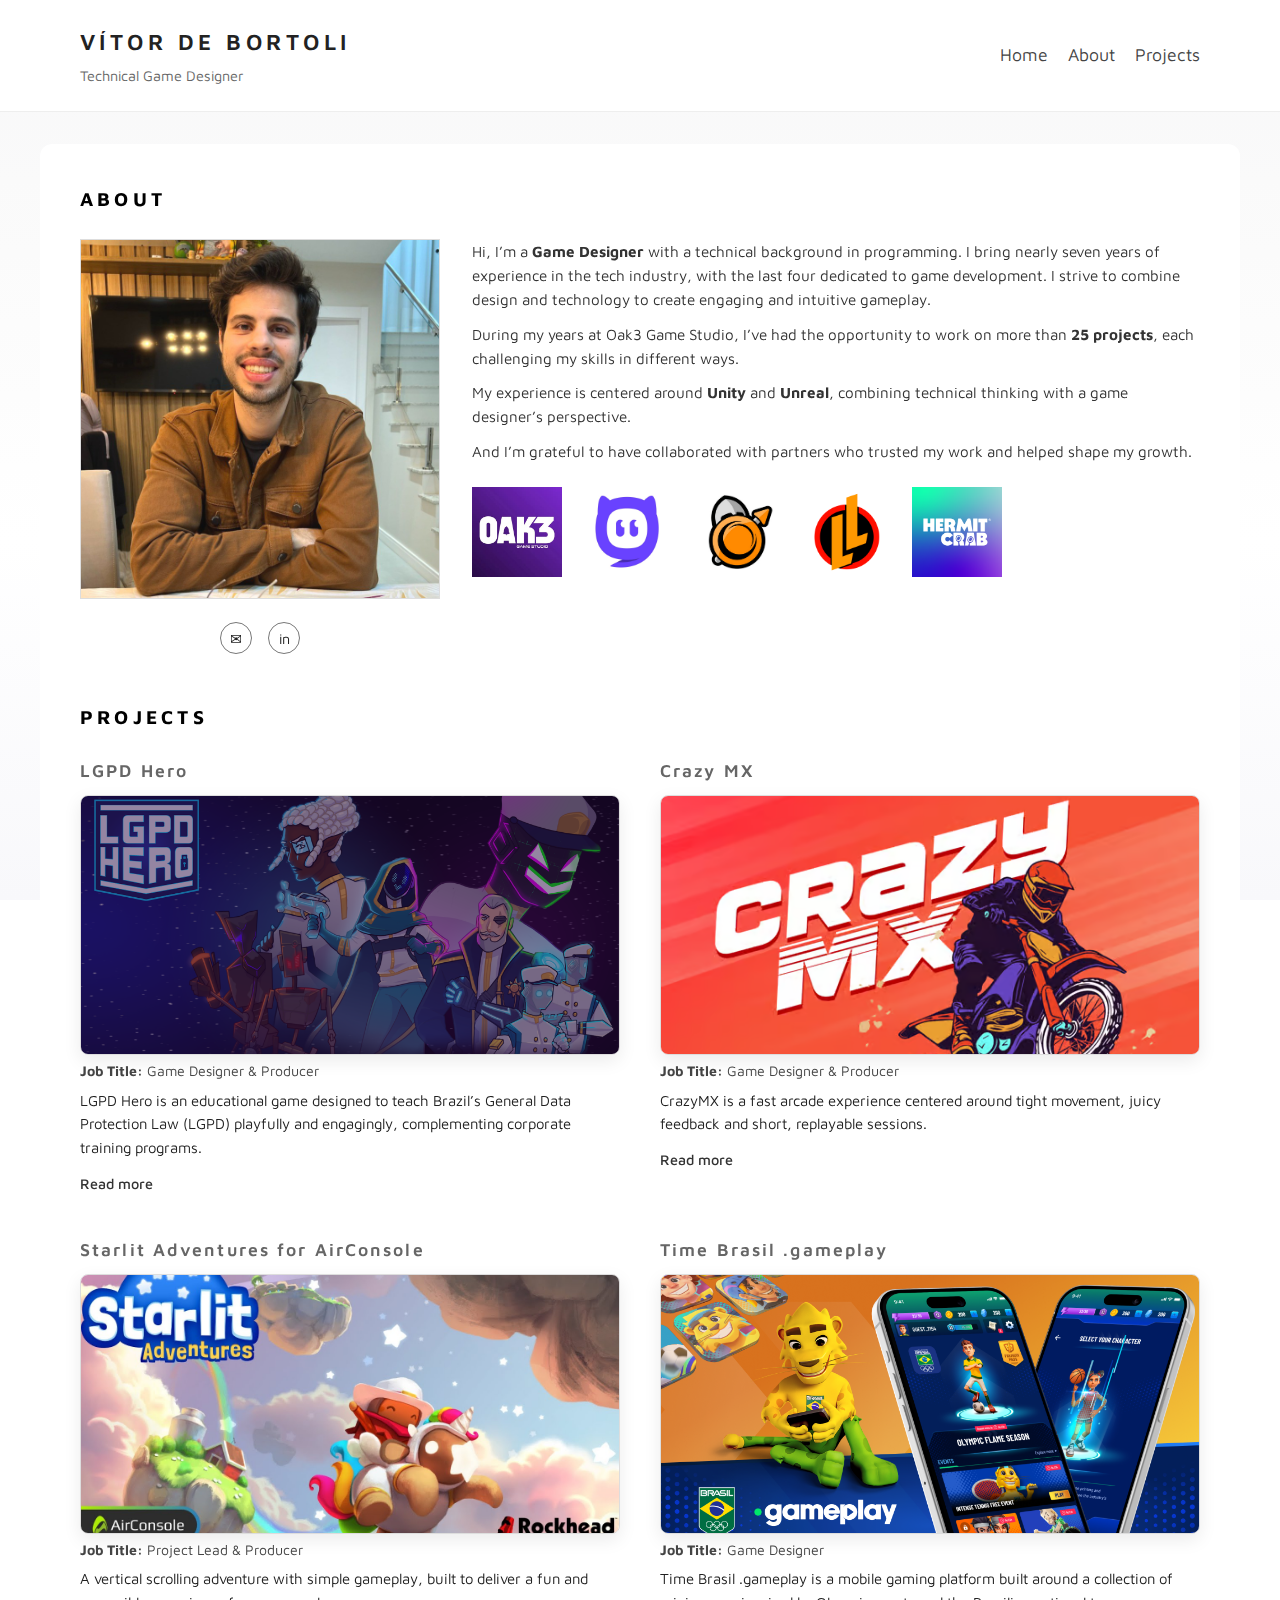
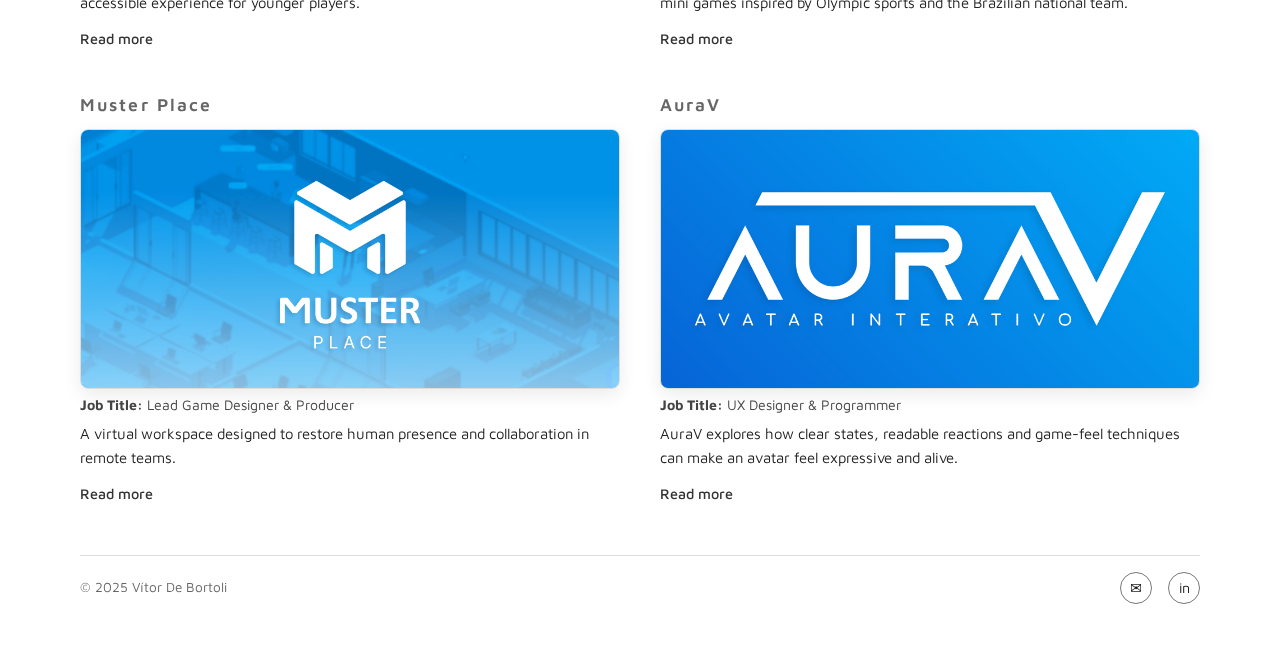
<file: index.html>
<!DOCTYPE html>
<html lang="en">
<head>
  <meta charset="UTF-8" />
  <title>Vítor De Bortoli – Game Developer Portfolio</title>
  <meta name="viewport" content="width=device-width, initial-scale=1" />

  <!-- Maven Pro font -->
  <link href="https://fonts.googleapis.com/css2?family=Maven+Pro:wght@300;400;500;700&display=swap" rel="stylesheet">

  <!-- Main stylesheet -->
  <link rel="stylesheet" href="css/style.css" />
</head>

<body>

  <!-- TOP ANCHOR FOR HOME BUTTON -->
  <div id="top"></div>

  <!-- =========================== -->
  <!-- HEADER (STICKY)             -->
  <!-- =========================== -->

  <header class="header">
    <div class="header-inner">

      <div class="header-left">
        <h1 class="header-title">VÍTOR DE BORTOLI</h1>
        <p class="header-subtitle">Technical Game Designer</p>
      </div>

      <nav class="header-nav">
        <ul>
          <li><a href="#top">Home</a></li>
          <li><a href="#about">About</a></li>
          <li><a href="#projects">Projects</a></li>
        </ul>
      </nav>

    </div>
  </header>

  <!-- PAGE WRAPPER -->
  <div class="page">

    <!-- =========================== -->
    <!-- ABOUT SECTION               -->
    <!-- =========================== -->

    <section id="about" class="about-section">
      <h3 class="about-heading">ABOUT</h3>

      <div class="about-main">

        <!-- Left: photo + icons -->
        <div class="about-left">
          <img
            class="about-photo"
            src="images/profile-pic.jpeg"
            alt="Portrait placeholder"
          />

          <div class="about-icons">
            <a href="mailto:caetano.vitordb@gmail.com" class="about-icon" target="_blank" rel="noopener noreferrer">✉</a>
            <a href="https://www.linkedin.com/in/vitorcdb/" class="about-icon" target="_blank" rel="noopener noreferrer">in</a>
          </div>
        </div>

        <!-- Right: text + logos -->
        <div class="about-right">
            <p>Hi, I’m a <strong>Game Designer</strong> with a technical background in programming. I bring nearly seven years of experience in the tech industry, with the last four dedicated to game development. I strive to combine design and technology to create engaging and intuitive gameplay.</p>

            <p>During my years at Oak3 Game Studio, I’ve had the opportunity to work on more than <strong>25 projects</strong>, each challenging my skills in different ways.</p>

            <p>My experience is centered around <strong>Unity</strong> and <strong>Unreal</strong>, combining technical thinking with a game designer’s perspective.</p>

            <p>And I’m grateful to have collaborated with partners who trusted my work and helped shape my growth.</p>

          <div class="about-companies">
            <a href="https://oak3games.com/" class="project-image-link" target="_blank" rel="noopener noreferrer"> <img src="images/oak3.jpg" class="about-company-logo" /> </a>
            <a href="https://about.crazygames.com/" class="project-image-link" target="_blank" rel="noopener noreferrer"> <img src="images/crazygames.png" class="about-company-logo" /> </a>
            <a href="https://epopeiagames.com/" class="project-image-link" target="_blank" rel="noopener noreferrer"> <img src="images/epopeia.png" class="about-company-logo" /> </a>
            <a href="https://www.legendsoflearning.com/about-us/" class="project-image-link" target="_blank" rel="noopener noreferrer"> <img src="images/legendsoflearning-w.png" class="about-company-logo" /> </a>
            <a href="https://hermitcrabstudio.com/" class="project-image-link" target="_blank" rel="noopener noreferrer"> <img src="images/hermitcrab.png" class="about-company-logo" /> </a>        
          </div>
        </div>

      </div>
    </section>

    <!-- =========================== -->
    <!-- PROJECTS SECTION            -->
    <!-- =========================== -->

    <section id="projects" class="projects-section">
      <h3 class="projects-heading">PROJECTS</h3>

      <div class="projects-grid">

         <!-- LGPDHERO -->
        <article class="project">
          <h4 class="project-title">LGPD Hero</h4>

            <a href="lgpdhero.html" class="project-image-link">
                <img class="project-card-image"
                    src="images/lgpd-hero/thumb-test-lgpd.png"
                    alt="LGPD Hero placeholder image" />
            </a>


          <div class="project-body">
            <p class="project-meta"><strong>Job Title:</strong> Game Designer & Producer</p>

            <p class="project-description">
              LGPD Hero is an educational game designed to teach Brazil’s General Data Protection Law (LGPD) playfully and engagingly, complementing corporate training programs.
            </p>

            <a href="lgpdhero.html" class="case-read-more">
                Read more
            </a>

          </div>
        </article>

        <!-- CRAZYMX -->
        <article class="project">
          <h4 class="project-title">Crazy MX</h4>

            <a href="crazymx.html" class="project-image-link">
                <img class="project-card-image"
                    src="images/crazymx/test-thumb-crazymx.png"
                    alt="CrazyMX placeholder image" />
            </a>


          <div class="project-body">
            <p class="project-meta"><strong>Job Title:</strong> Game Designer & Producer</p>

            <p class="project-description">
              CrazyMX is a fast arcade experience centered around tight movement, juicy feedback and
              short, replayable sessions.
            </p>

            <a href="crazymx.html" class="case-read-more">
                Read more
            </a>
          </div>
        </article>

        <!-- Starlit -->
        <article class="project">
            <h4 class="project-title">Starlit Adventures for AirConsole </h4>

            <a href="starlit.html" class="project-image-link">
                <img class="project-card-image"
                    src="images/starlit/starlit-airconsole.jpg"
                    alt="Starlit Adventures placeholder image" />
            </a>


            <div class="project-body">
            <p class="project-meta"><strong>Job Title:</strong> Project Lead & Producer</p>

            <p class="project-description">
                A vertical scrolling adventure with simple gameplay, built to deliver a fun and accessible experience for younger players.
            </p>

            <a href="starlit.html" class="case-read-more">
                Read more
            </a>
            </div>
        </article>

        <!-- COB -->
        <article class="project">
            <h4 class="project-title">Time Brasil .gameplay</h4>

            <a href="timebrasil.html" class="project-image-link">
                <img class="project-card-image"
                    src="images/cob/banner.png"
                    alt="Rogue Monsters placeholder image" />
            </a>


            <div class="project-body">
            <p class="project-meta"><strong>Job Title:</strong> Game Designer</p>

            <p class="project-description">
                Time Brasil .gameplay is a mobile gaming platform built around a collection of mini games inspired by Olympic sports and the Brazilian national team.
            </p>

            <a href="timebrasil.html" class="case-read-more">
                Read more
            </a>
            </div>
        </article>

        <!-- Muster -->
        <article class="project">
          <h4 class="project-title">Muster Place</h4>

            <a href="muster.html" class="project-image-link">
                <img class="project-card-image"
                    src="images/muster/CAPA MUSTER.png"
                    alt="Muster Place placeholder image" />
            </a>


          <div class="project-body">
            <p class="project-meta"><strong>Job Title:</strong> Lead Game Designer & Producer</p>

            <p class="project-description">
              A virtual workspace designed to restore human presence and collaboration in remote teams.
            </p>
          </div>

            <a href="muster.html" class="case-read-more">
                Read more
            </a>
        </article>

        <!-- AuraV -->
        <article class="project">
          <h4 class="project-title">AuraV</h4>

            <a href="aurav.html" class="project-image-link">
                <img class="project-card-image"
                    src="images/aurav/favicon.png"
                    alt="AuraV placeholder image" />
            </a>


          <div class="project-body">
            <p class="project-meta"><strong>Job Title:</strong> UX Designer & Programmer</p>

            <p class="project-description">
              AuraV explores how clear states, readable reactions and game-feel techniques can make
              an avatar feel expressive and alive.
            </p>

            <a href="aurav.html" class="case-read-more">
                Read more
            </a>
          </div>
        </article>

      </div>
    </section>
    

    <!-- FOOTER -->
    <footer class="footer">
        <div class="footer-left">
            © 2025 Vítor De Bortoli
        </div>

        <div class="footer-right">
            <a href="mailto:caetano.vitordb@gmail.com" class="about-icon" target="_blank" rel="noopener noreferrer">✉</a>
            <a href="https://www.linkedin.com/in/vitorcdb/" class="about-icon" target="_blank" rel="noopener noreferrer">in</a>
        </div>
    </footer>


  </div>
</body>
</html>
</file>
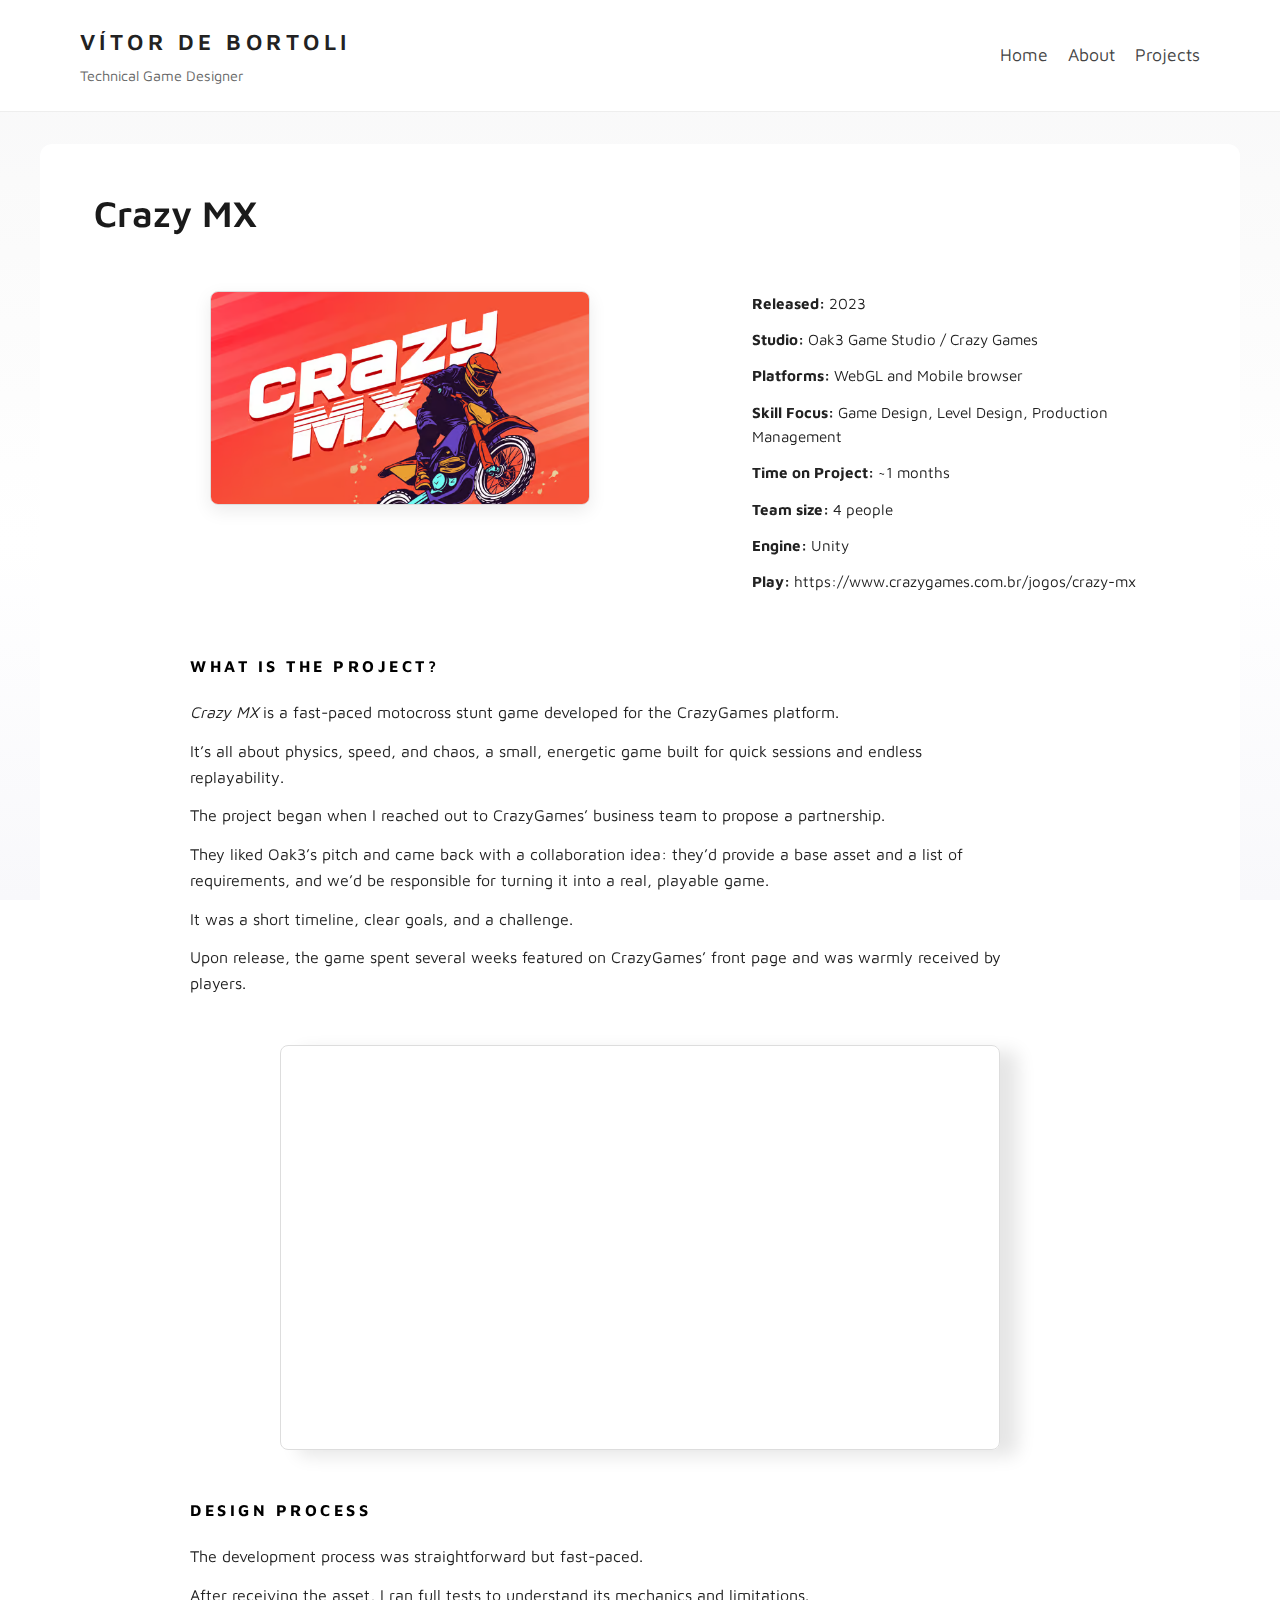
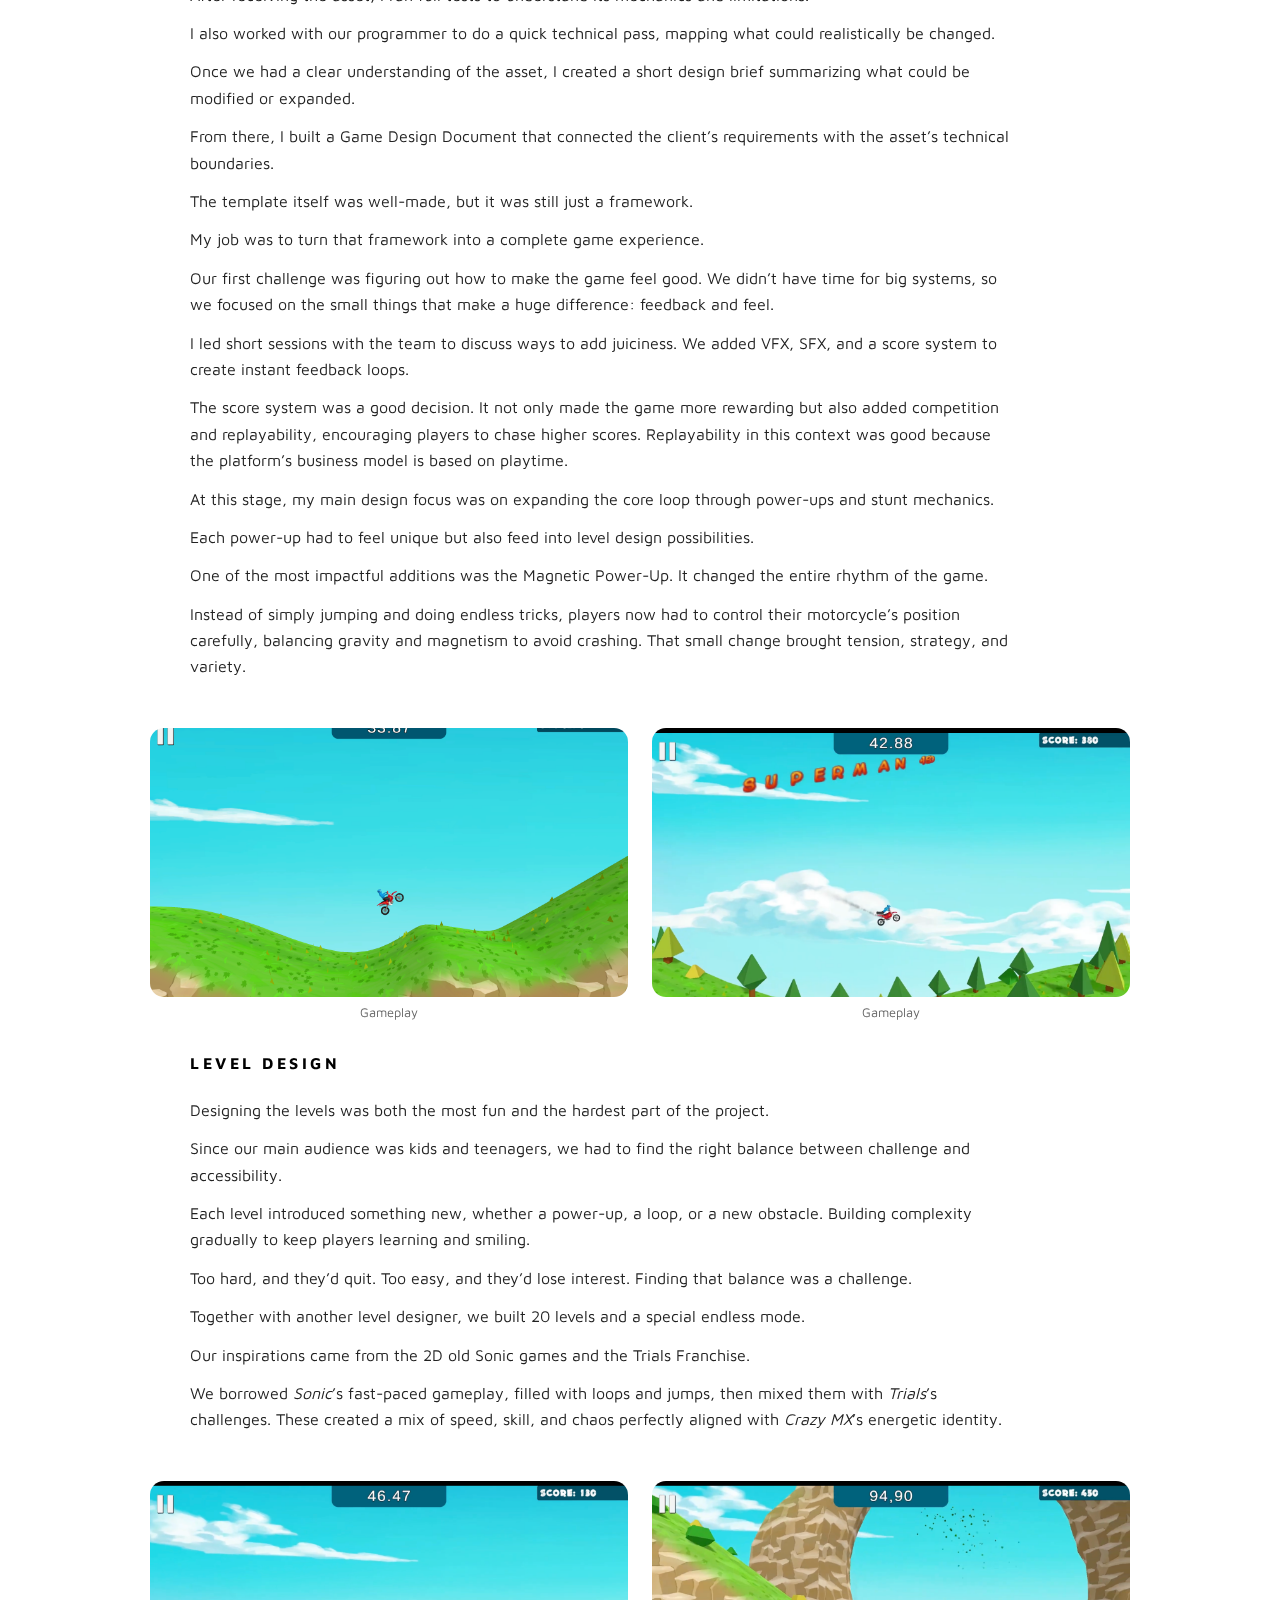
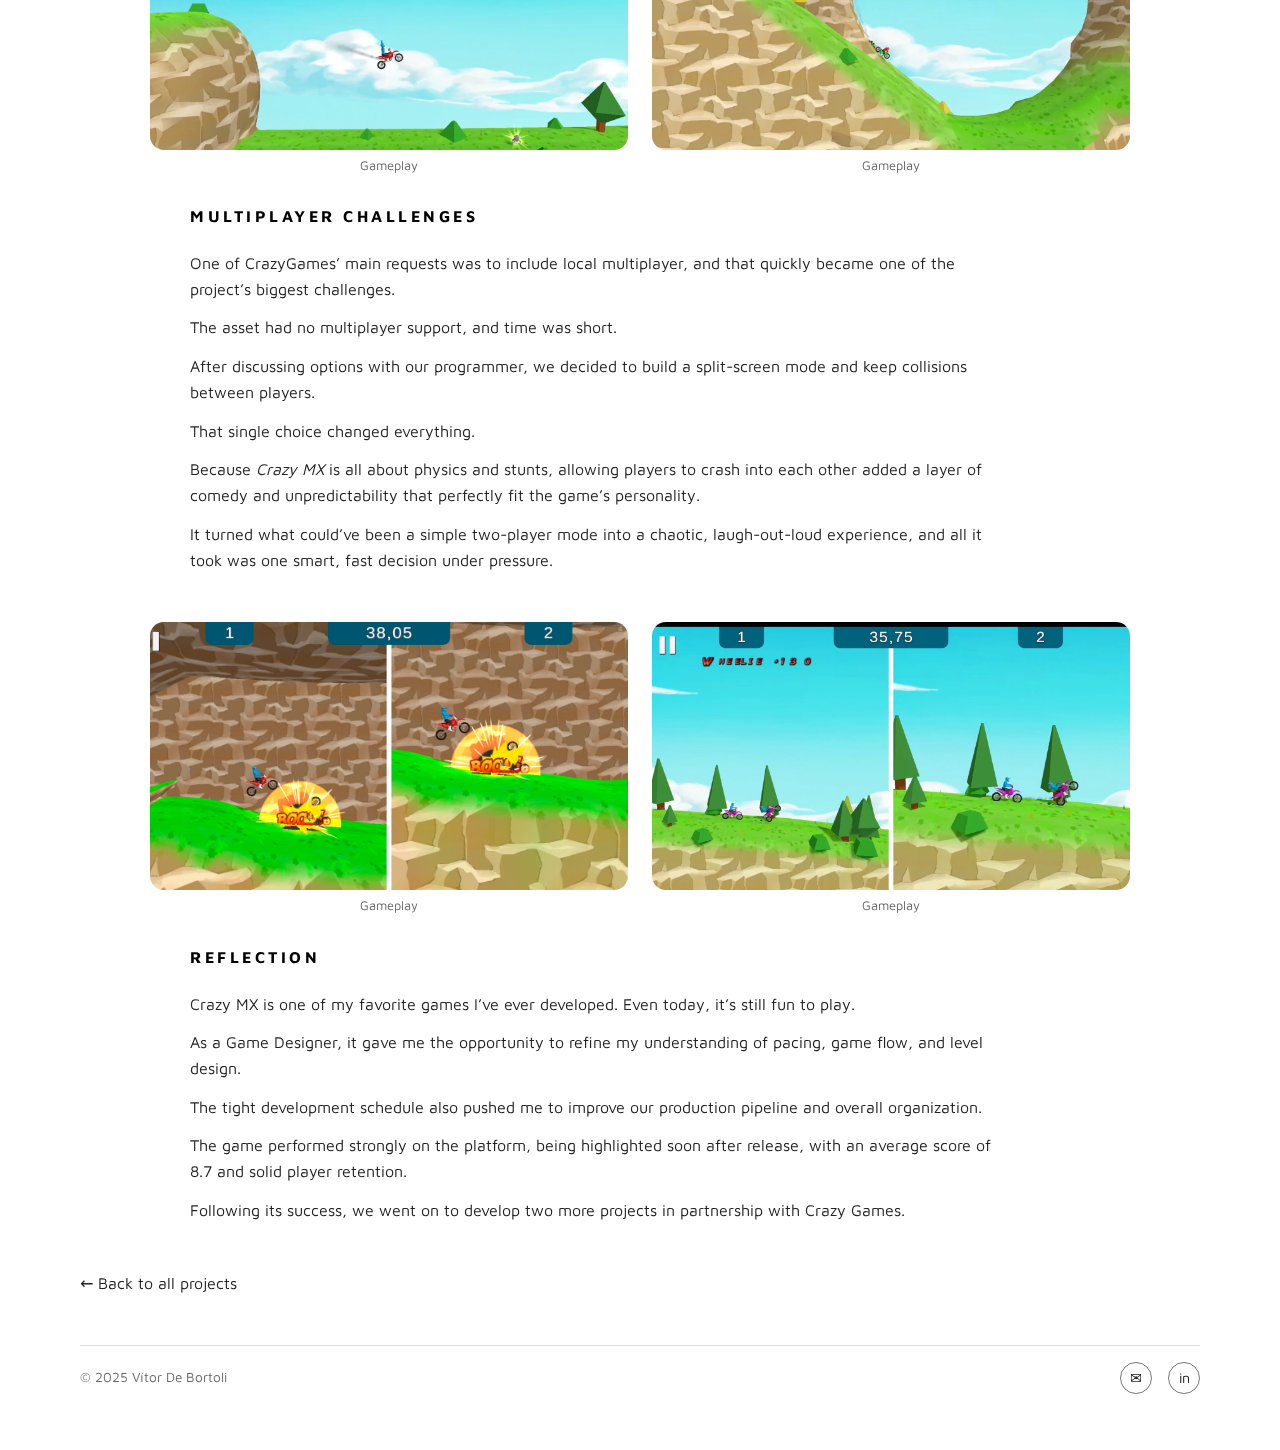
<file: crazymx.html>
<!DOCTYPE html>
<html lang="en">
<head>
  <meta charset="UTF-8" />
  <title>CrazyMX</title>
  <meta name="viewport" content="width=device-width, initial-scale=1" />

  <!-- Maven Pro font -->
  <link href="https://fonts.googleapis.com/css2?family=Maven+Pro:wght@300;400;500;700&display=swap" rel="stylesheet">

  <!-- Main stylesheet -->
  <link rel="stylesheet" href="css/style.css" />
</head>
<body>

  <!-- TOP ANCHOR -->
  <div id="top"></div>

  <!-- HEADER -->
  <header class="header">
    <div class="header-inner">
        <div class="header-left">
            <h1 class="header-title">VÍTOR DE BORTOLI</h1>
            <p class="header-subtitle">Technical Game Designer</p>
        </div>

      <nav class="header-nav">
        <ul>
          <li><a href="index.html#top">Home</a></li>
          <li><a href="index.html#about">About</a></li>
          <li><a href="index.html#projects">Projects</a></li>
        </ul>
      </nav>

    </div>
  </header>

  <!-- PAGE WRAPPER -->
  <div class="page project-page">

    <section class="case-section case-fullwidth">
        <h1 class="case-title">Crazy MX</h1>
    </section>

    <section class="case-section">
      <div class="case-two-column">

        <!-- COLUNA ESQUERDA – IMAGEM -->
        <img class="case-image" src="images/crazymx/test-thumb-crazymx.png" alt="CrazyMX image">

        <!-- COLUNA DIREITA – META / TEXTO -->
        <div class="case-text">
          <p><strong>Released:</strong> 2023</p>
          <p><strong>Studio:</strong> Oak3 Game Studio / Crazy Games</p>
          <p><strong>Platforms:</strong> WebGL and Mobile browser</p>
          <p><strong>Skill Focus:</strong> Game Design, Level Design, Production Management</p>
          <p><strong>Time on Project:</strong> ~1 months</p>
          <p><strong>Team size:</strong> 4 people</p>
          <p><strong>Engine:</strong> Unity</p>
          <p><strong>Play:</strong> <a 
                                    href="https://www.crazygames.com.br/jogos/crazy-mx"
                                    target="_blank"
                                    rel="noopener noreferrer"
                                  >https://www.crazygames.com.br/jogos/crazy-mx </a></p>
        </div>

      </div>
    </section>


     <!-- WHAT IS THE PROJECT, AO LADO DO BANNER -->
    <section id="project-context" class="case-section case-fullwidth">
      <h3 class="case-section-heading">WHAT IS THE PROJECT?</h3>

      <div>
        <div class="case-text">
            
        <p>
        <em>Crazy MX</em> is a fast-paced motocross stunt game developed for the CrazyGames platform.
        </p>
        <p>
        It’s all about physics, speed, and chaos, a small, energetic game built for quick sessions and endless replayability.
        </p>
         <p>
        The project began when I reached out to CrazyGames’ business team to propose a partnership.
        </p>
        <p>
        They liked Oak3’s pitch and came back with a collaboration idea: they’d provide a base asset and a list of requirements, and we’d be responsible for turning it into a real, playable game.
        </p>
         <p>
        It was a short timeline, clear goals, and a challenge.
        </p>
        <p>Upon release, the game spent several weeks featured on CrazyGames’ front page and was warmly received by players.</p>
        </div>
      </div>
    </section>


    <section id="summary-contributions" class="case-section case-fullwidth">

        <div class="case-video-wrapper">
            <iframe
            class="case-video"
            src="https://www.youtube.com/embed/_DKgDONVI5o"
            title="LGPD Hero Trailer"
            frameborder="0"
            allow="accelerometer; autoplay; clipboard-write; encrypted-media; gyroscope; picture-in-picture"
            allowfullscreen
            ></iframe>
        </div>
        
 
    </section>


    <!-- DESIGN PROCESS -->
    <section id="project-context" class="case-section case-fullwidth">
      <h3 class="case-section-heading">DESIGN PROCESS</h3>

      <div>
        <div class="case-text">
            <p>The development process was straightforward but fast-paced.</p>

            <p>After receiving the asset, I ran full tests to understand its mechanics and limitations.</p>

            <p>I also worked with our programmer to do a quick technical pass, mapping what could realistically be changed.</p>

            <p>Once we had a clear understanding of the asset, I created a short design brief summarizing what could be modified or expanded.</p>

            <p>From there, I built a Game Design Document that connected the client’s requirements with the asset’s technical boundaries.</p>

            <p>The template itself was well-made, but it was still just a framework.</p>

            <p>My job was to turn that framework into a complete game experience.</p>

            <p>Our first challenge was figuring out how to make the game feel good. We didn’t have time for big systems, so we focused on the small things that make a huge difference: feedback and feel.</p>

            <p>I led short sessions with the team to discuss ways to add juiciness. We added VFX, SFX, and a score system to create instant feedback loops.</p>

            <p>The score system was a good decision. It not only made the game more rewarding but also added competition and replayability, encouraging players to chase higher scores. Replayability in this context was good because the platform’s business model is based on playtime.</p>

            <p>At this stage, my main design focus was on expanding the core loop through power-ups and stunt mechanics.</p>

            <p>Each power-up had to feel unique but also feed into level design possibilities.</p>

            <p>One of the most impactful additions was the Magnetic Power-Up. It changed the entire rhythm of the game.</p>

            <p>Instead of simply jumping and doing endless tricks, players now had to control their motorcycle’s position carefully, balancing gravity and magnetism to avoid crashing. That small change brought tension, strategy, and variety.</p>
        </div>
      </div>
    </section>

    <!-- GALERIA ENTRE PARÁGRAFOS -->
    <div class="case-gallery">
        <figure class="case-gallery-item">
            <img src="images/crazymx/gameplay01.png" />
            <figcaption>Gameplay</figcaption>
        </figure>

        <figure class="case-gallery-item">
            <img src="images/crazymx/gameplay03.png" />
            <figcaption>Gameplay</figcaption>
        </figure>
    </div>

    <!-- LEVEL DESIGN -->
    <section id="idea-conception" class="case-section case-fullwidth">
      <h3 class="case-section-heading">LEVEL DESIGN</h3>

      <div>
        <div class="case-text">
            <p>Designing the levels was both the most fun and the hardest part of the project.</p>

            <p>Since our main audience was kids and teenagers, we had to find the right balance between challenge and accessibility.</p>

            <p>Each level introduced something new, whether a power-up, a loop, or a new obstacle. Building complexity gradually to keep players learning and smiling.</p>

            <p>Too hard, and they’d quit. Too easy, and they’d lose interest. Finding that balance was a challenge.</p>

            <p>Together with another level designer, we built 20 levels and a special endless mode.</p>

            <p>Our inspirations came from the 2D old Sonic games and the Trials Franchise.</p>

            <p>We borrowed <em>Sonic</em>’s fast-paced gameplay, filled with loops and jumps, then mixed them with <em>Trials</em>’s challenges. These created a mix of speed, skill, and chaos perfectly aligned with <em>Crazy MX</em>’s energetic identity.</p>

        </div>
      </div>
    </section>

    <!-- GALERIA ENTRE PARÁGRAFOS -->
    <div class="case-gallery">
        <figure class="case-gallery-item">
            <img src="images/crazymx/gameplay04.png" />
            <figcaption>Gameplay</figcaption>
        </figure>

        <figure class="case-gallery-item">
            <img src="images/crazymx/gameplay05.png" />
            <figcaption>Gameplay</figcaption>
        </figure>
    </div>

    <!-- MULTIPLAYER CHALLENGES -->
    <section id="project-context" class="case-section case-fullwidth">
      <h3 class="case-section-heading">MULTIPLAYER CHALLENGES</h3>

      <div>
        <div class="case-text">
            <p>One of CrazyGames’ main requests was to include local multiplayer, and that quickly became one of the project’s biggest challenges.</p>

            <p>The asset had no multiplayer support, and time was short.</p>

            <p>After discussing options with our programmer, we decided to build a split-screen mode and keep collisions between players.</p>

            <p>That single choice changed everything.</p>

            <p>Because <em>Crazy MX</em> is all about physics and stunts, allowing players to crash into each other added a layer of comedy and unpredictability that perfectly fit the game’s personality.</p>

            <p>It turned what could’ve been a simple two-player mode into a chaotic, laugh-out-loud experience, and all it took was one smart, fast decision under pressure.</p>
        </div>
      </div>
    </section>

    <!-- GALERIA ENTRE PARÁGRAFOS -->
    <div class="case-gallery">
        <figure class="case-gallery-item">
            <img src="images/crazymx/Crazy-MX-04.png" />
            <figcaption>Gameplay</figcaption>
        </figure>

        <figure class="case-gallery-item">
            <img src="images/crazymx/mp02.png" />
            <figcaption>Gameplay</figcaption>
        </figure>
    </div>

    <!-- REFLECTION -->
    <section id="project-context" class="case-section case-fullwidth">
      <h3 class="case-section-heading">REFLECTION</h3>

        <div class="case-text">
            <p>Crazy MX is one of my favorite games I’ve ever developed. Even today, it’s still fun to play.</p>

            <p>As a Game Designer, it gave me the opportunity to refine my understanding of pacing, game flow, and level design.</p>

            <p>The tight development schedule also pushed me to improve our production pipeline and overall organization.</p>

            <p>The game performed strongly on the platform, being highlighted soon after release, with an average score of 8.7 and solid player retention.</p>

            <p>Following its success, we went on to develop two more projects in partnership with Crazy Games.</p>

        </div>
    </section>


    <!-- BACK LINK -->
    <section class="case-section">
      <p>
        <a href="index.html#projects" class="case-back-link">← Back to all projects</a>
      </p>
    </section>

    <!-- FOOTER -->
    <footer class="footer">
      <div class="footer-left">
        © 2025 Vítor De Bortoli
      </div>

      <div class="footer-right">
        <a href="mailto:caetano.vitordb@gmail.com" class="about-icon" target="_blank" rel="noopener noreferrer">✉</a>
        <a href="https://www.linkedin.com/in/vitorcdb/" class="about-icon" target="_blank" rel="noopener noreferrer">in</a>
      </div>
    </footer>

  </div>
</body>
</html>
</file>
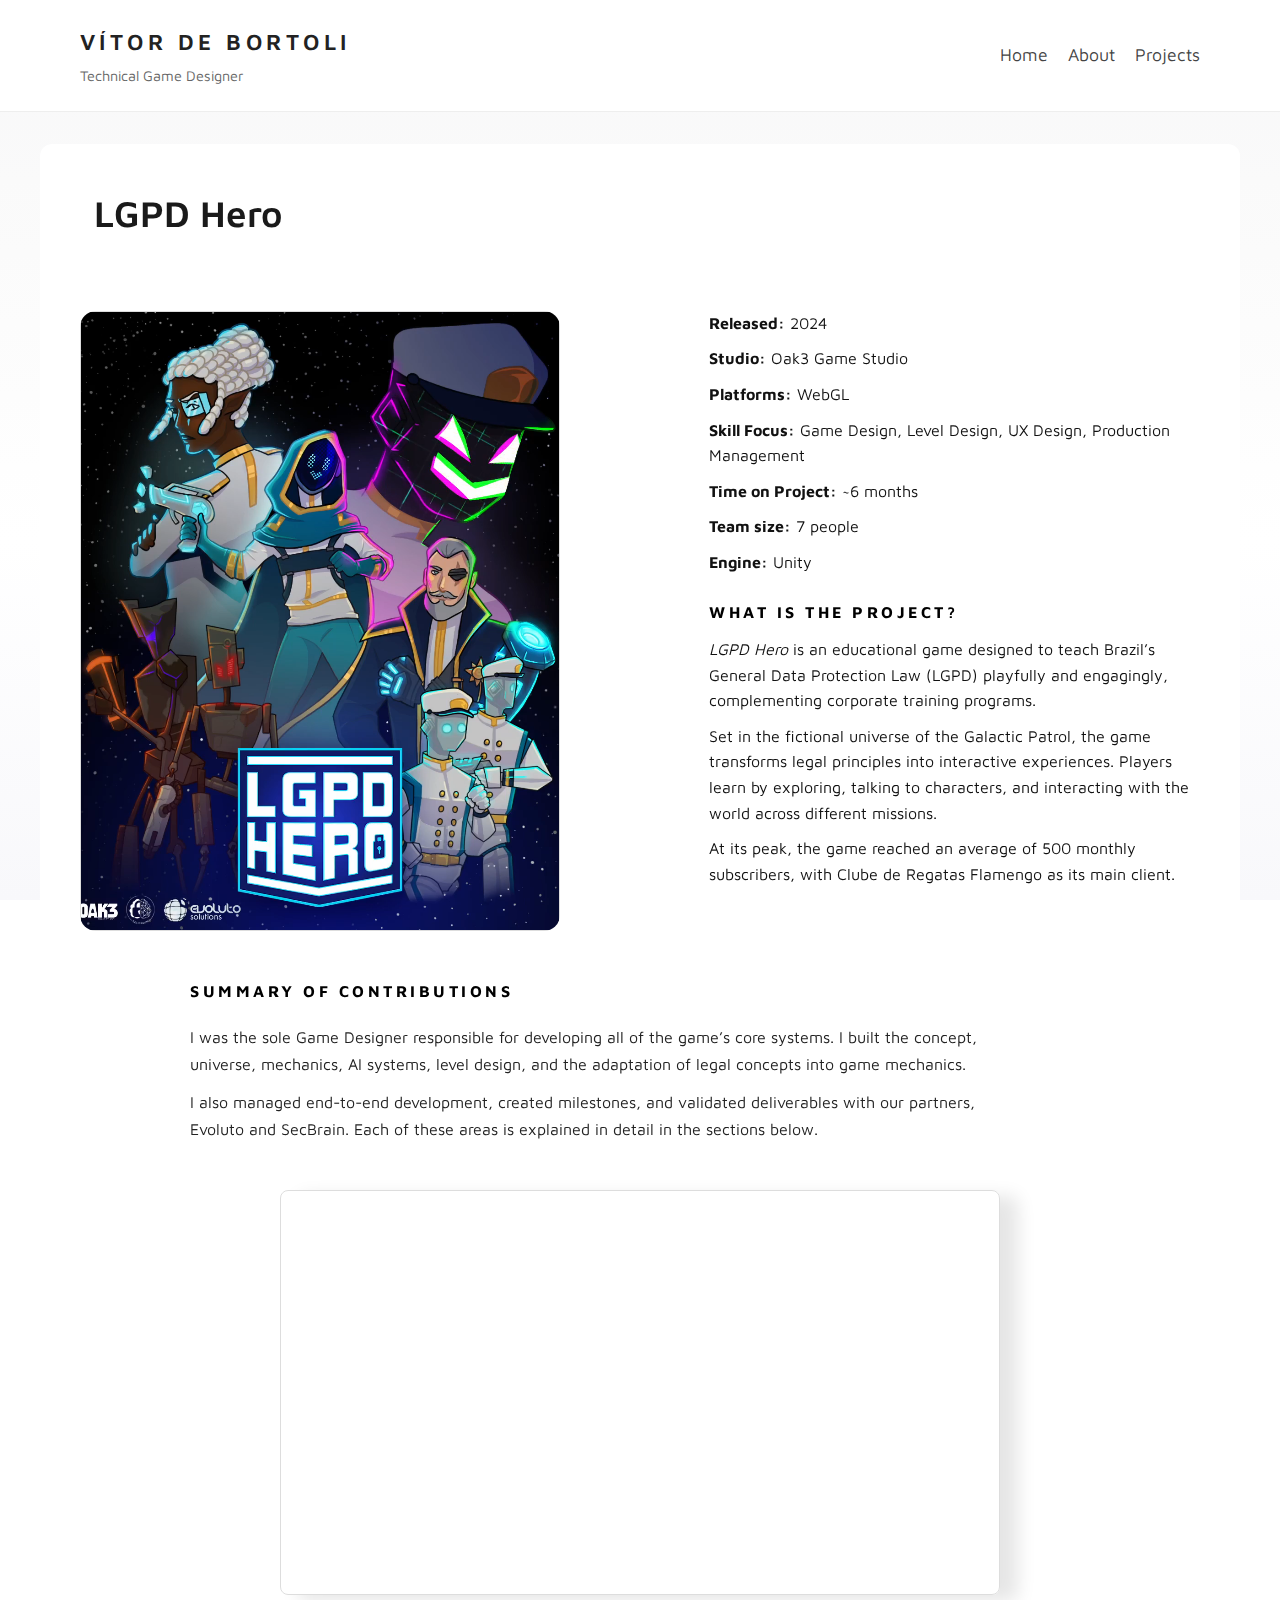
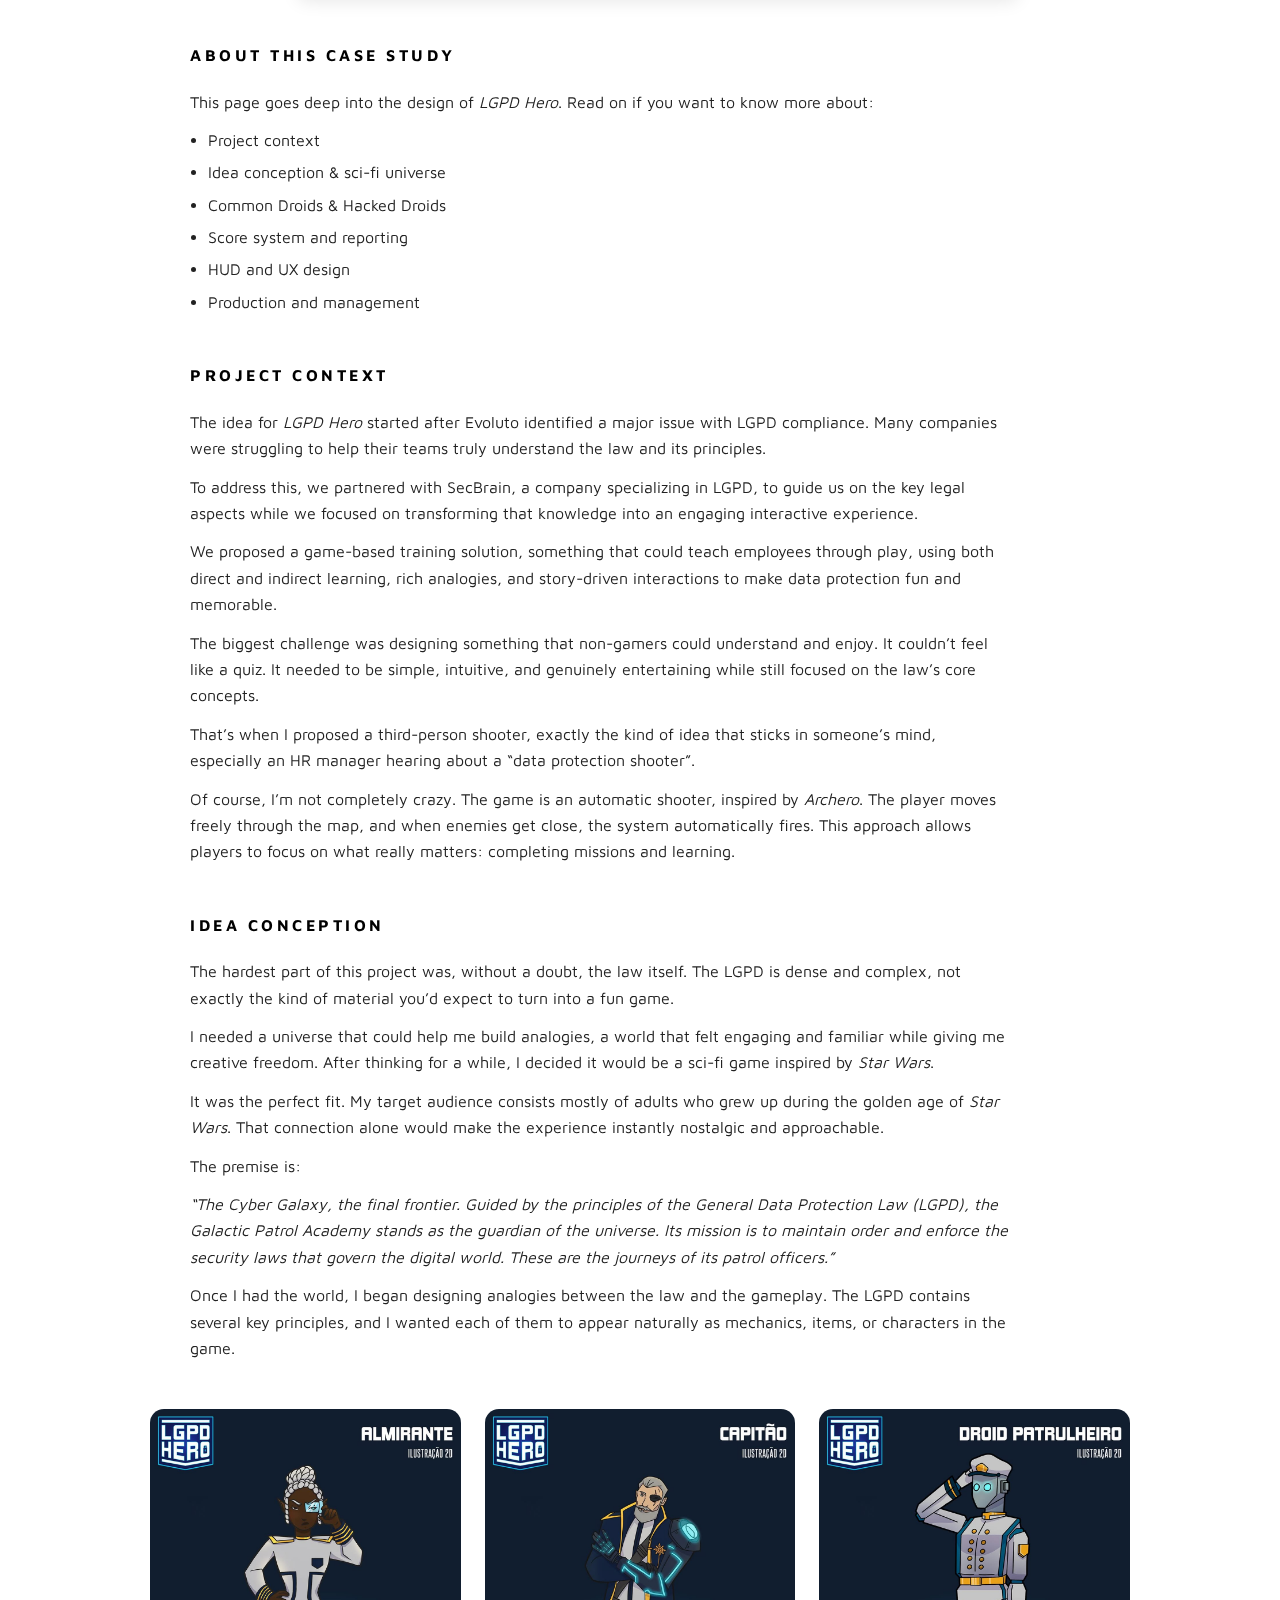
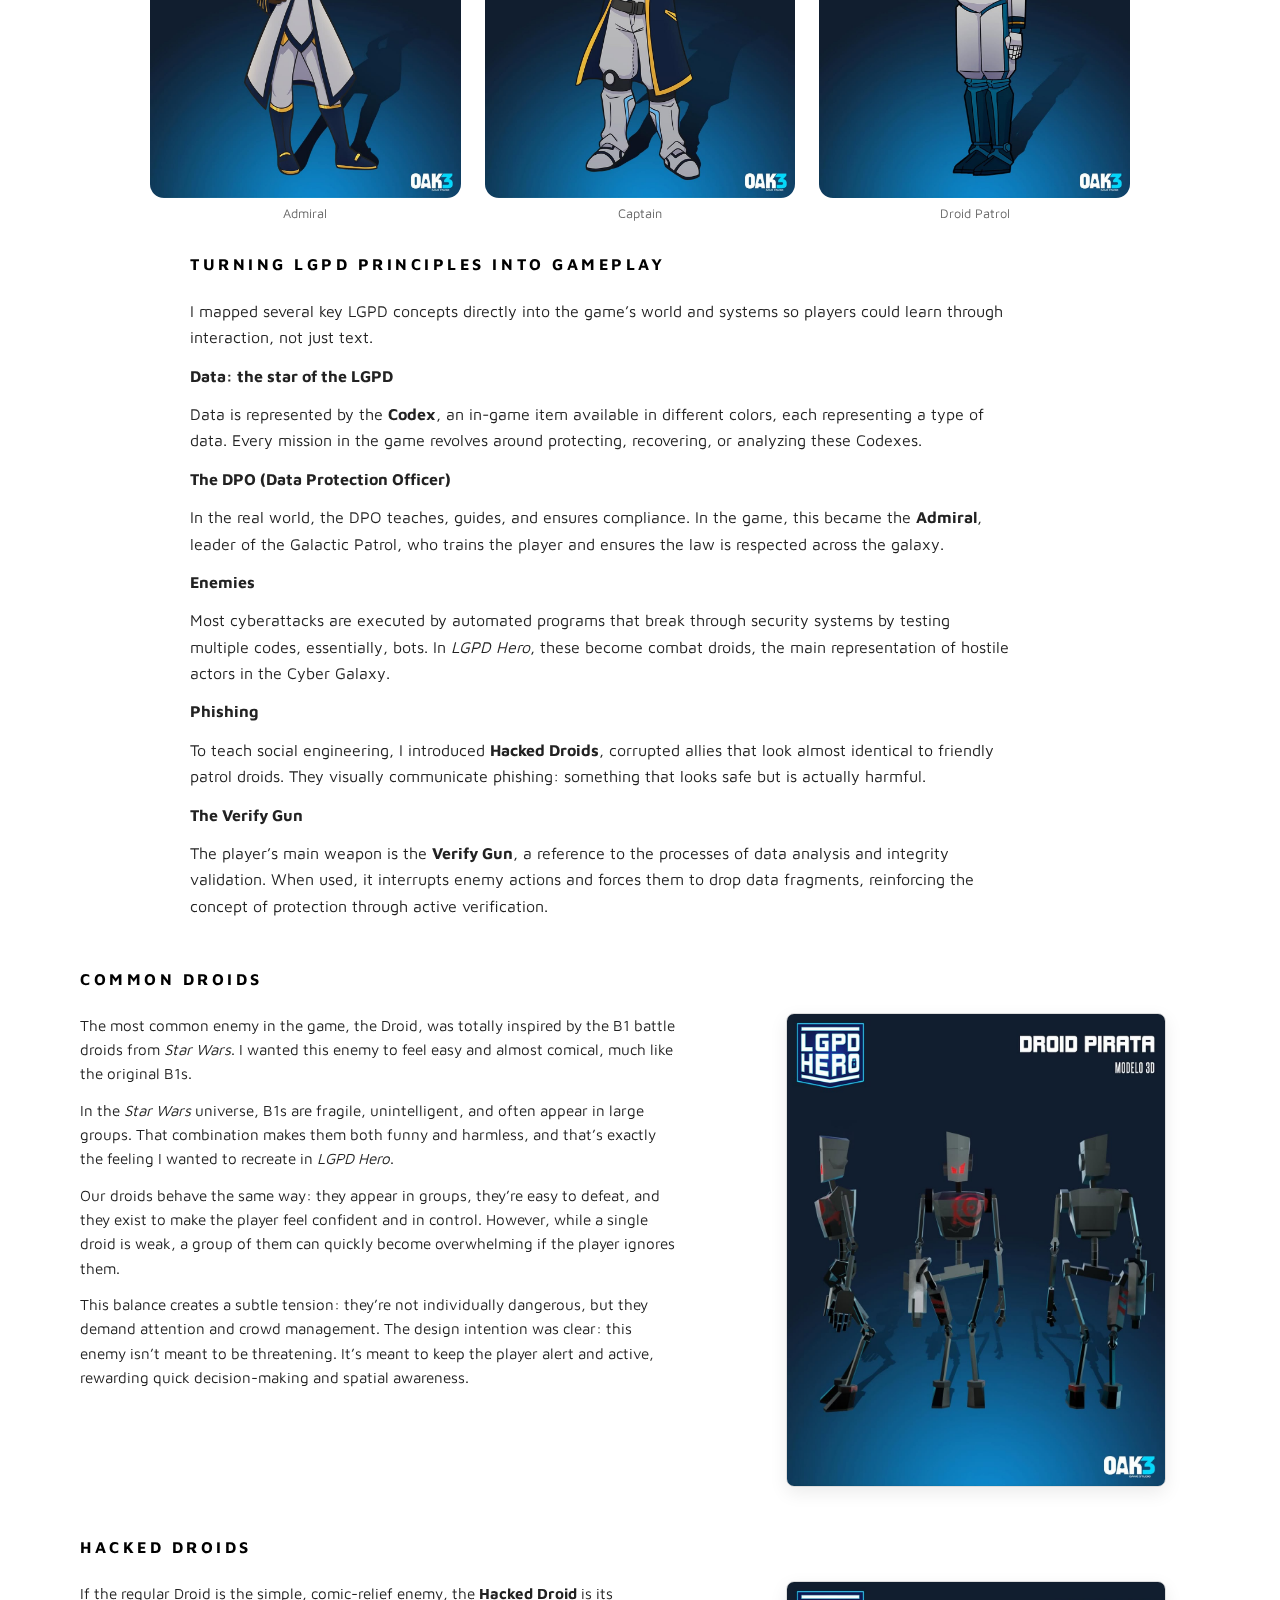
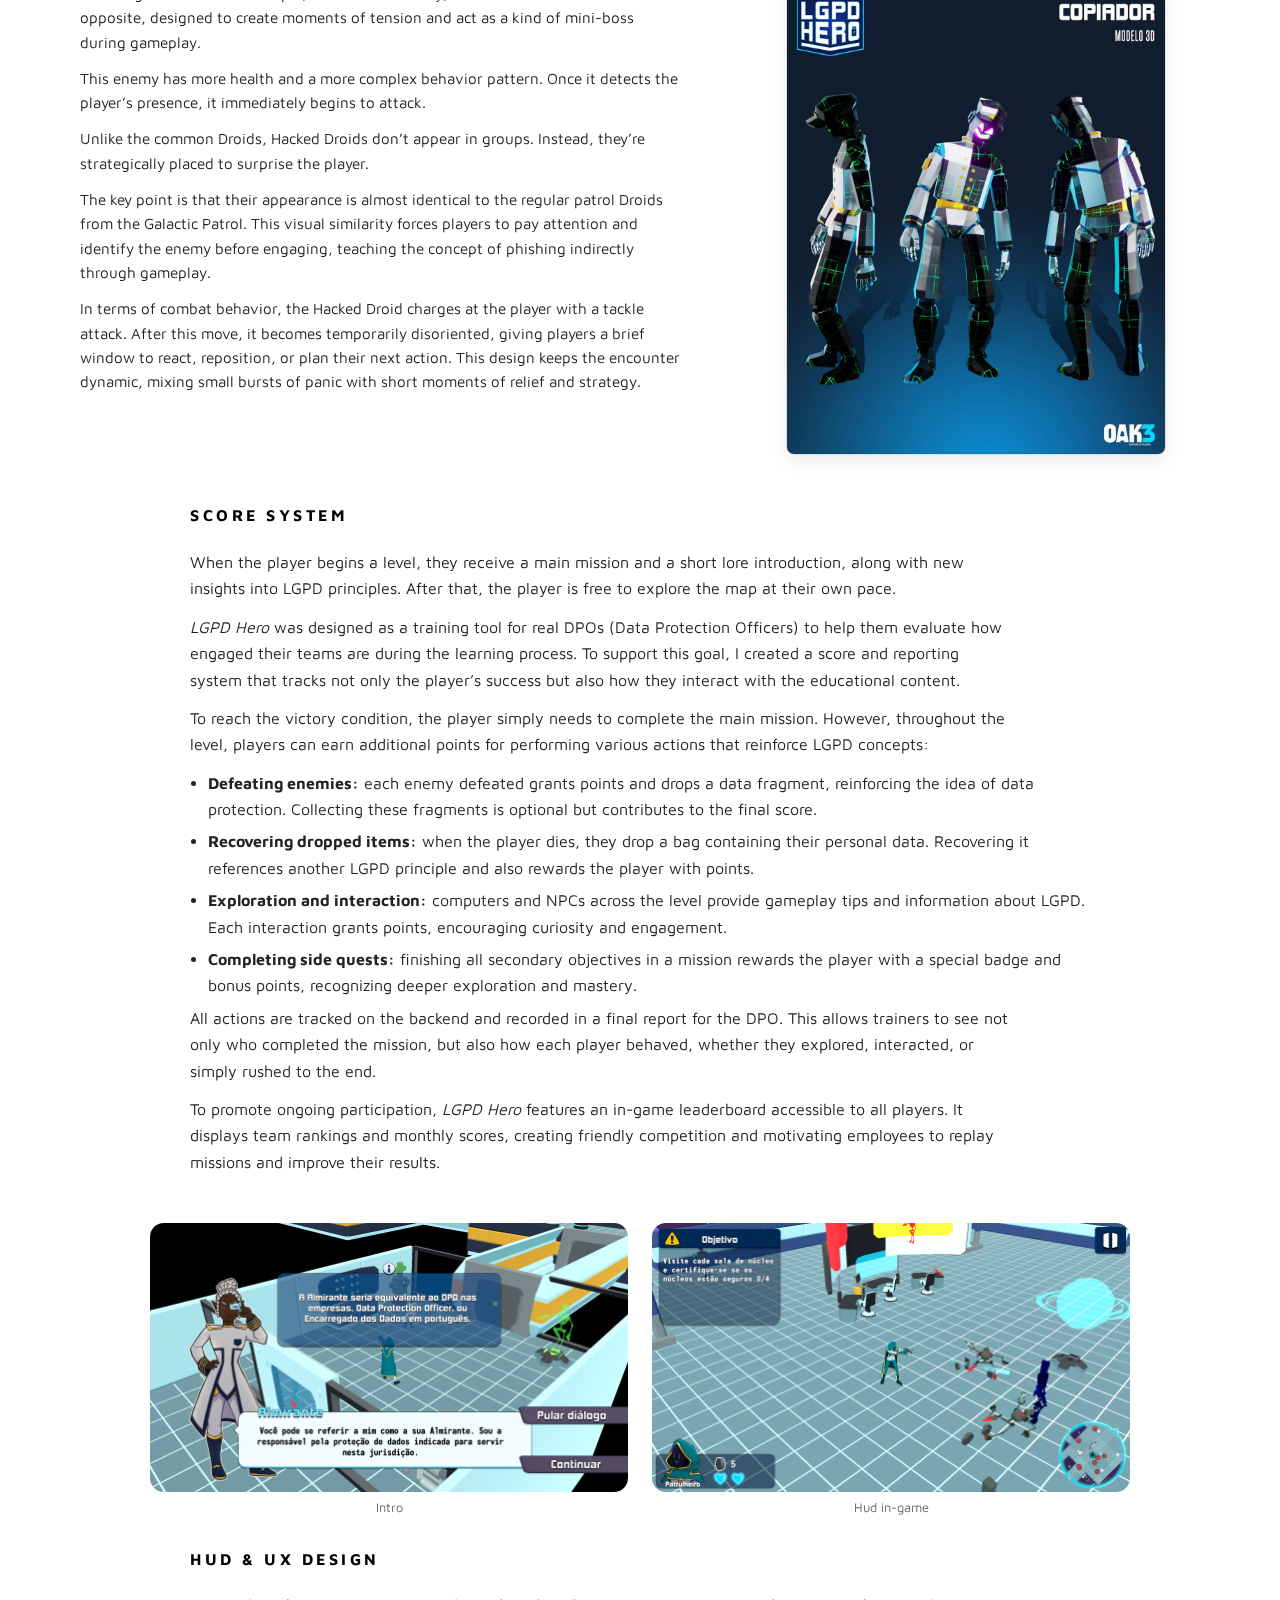
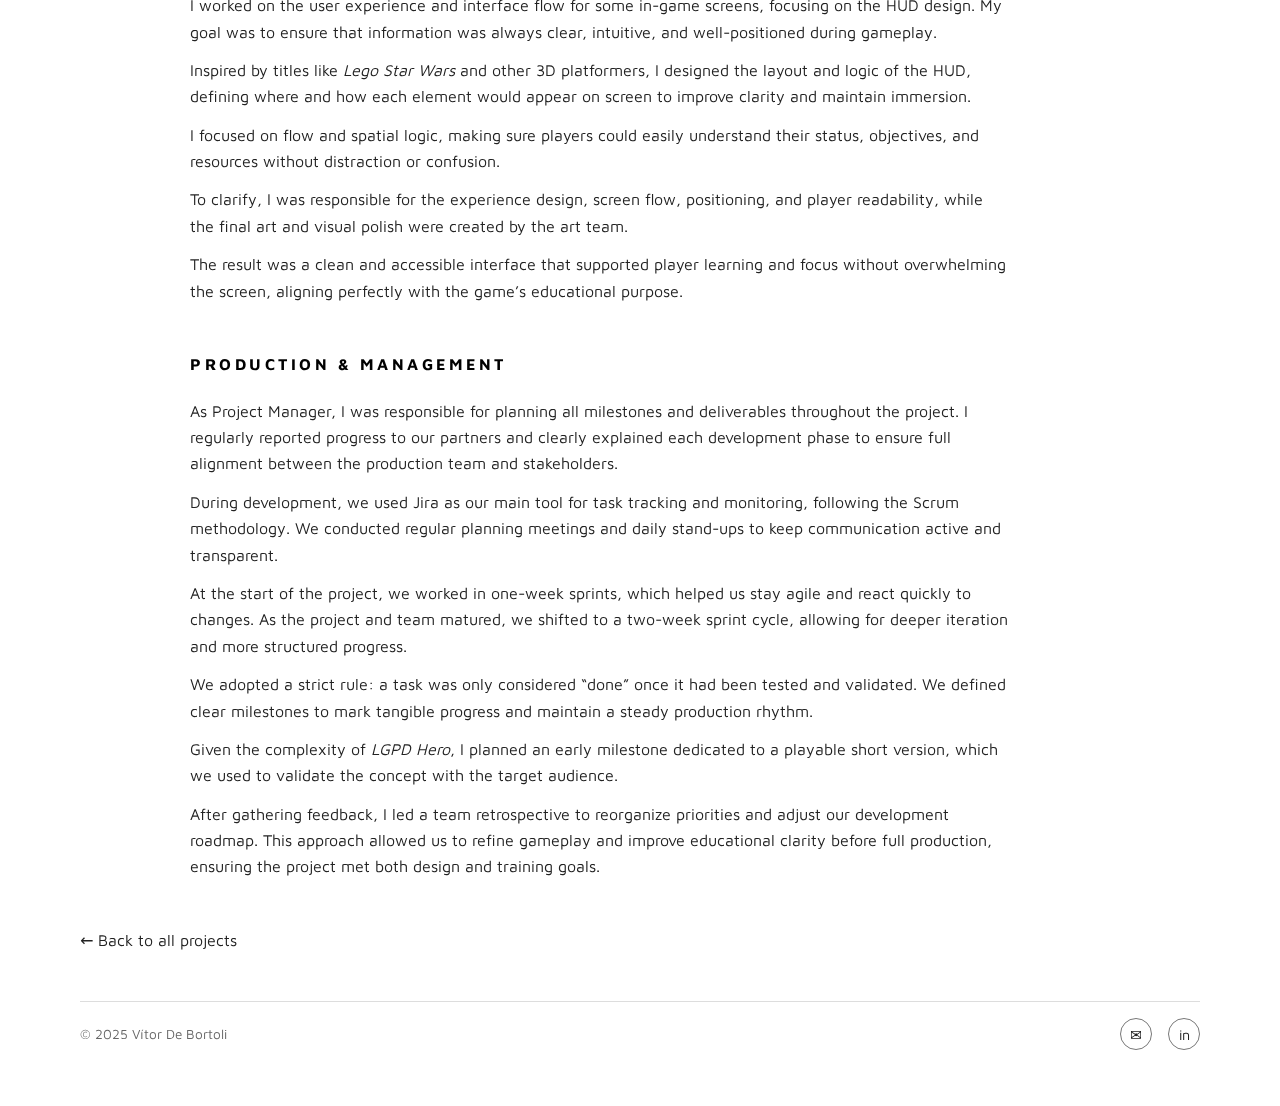
<file: lgpdhero.html>
<!DOCTYPE html>
<html lang="en">
<head>
  <meta charset="UTF-8" />
  <title>LGPD Hero</title>
  <meta name="viewport" content="width=device-width, initial-scale=1" />

  <!-- Maven Pro font -->
  <link href="https://fonts.googleapis.com/css2?family=Maven+Pro:wght@300;400;500;700&display=swap" rel="stylesheet">

  <!-- Main stylesheet -->
  <link rel="stylesheet" href="css/style.css" />
</head>
<body>

  <!-- TOP ANCHOR -->
  <div id="top"></div>

  <!-- HEADER -->
  <header class="header">
    <div class="header-inner">
        <div class="header-left">
            <h1 class="header-title">VÍTOR DE BORTOLI</h1>
            <p class="header-subtitle">Technical Game Designer</p>
        </div>

      <nav class="header-nav">
        <ul>
          <li><a href="index.html#top">Home</a></li>
          <li><a href="index.html#about">About</a></li>
          <li><a href="index.html#projects">Projects</a></li>
        </ul>
      </nav>

    </div>
  </header>

  <!-- PAGE WRAPPER -->
  <div class="page project-page">

    <section class="case-section case-fullwidth">
        <h1 class="case-title">LGPD Hero</h1>
    </section>

    <section id="what-is-lgpd-hero" class="lgpd-hero-header">
      <div class="lgpd-hero-image-wrapper">
              <video
                  class="lgpd-hero-video"
                  src="images/lgpd-hero/lgpd-hero-post-01.mp4"
                  autoplay
                  muted
                  loop
                  playsinline
              ></video>
      </div>

      <div class="lgpd-hero-info">
        <!-- BLOCO DE METADADOS -->
        <p><strong>Released:</strong> 2024</p>
        <p><strong>Studio:</strong> Oak3 Game Studio</p>
        <p><strong>Platforms:</strong> WebGL</p>
        <p><strong>Skill Focus:</strong> Game Design, Level Design, UX Design, Production Management</p>
        <p><strong>Time on Project:</strong> ~6 months</p>
        <p><strong>Team size:</strong> 7 people</p>
        <p><strong>Engine:</strong> Unity</p>

        <!-- WHAT IS THE PROJECT, AO LADO DO BANNER -->
        <h3 class="case-section-heading lgpd-hero-what-heading">WHAT IS THE PROJECT?</h3>

        <p>
        <em>LGPD Hero</em> is an educational game designed to teach Brazil’s General Data
        Protection Law (LGPD) playfully and engagingly, complementing corporate training
        programs.
        </p>

        <p>
        Set in the fictional universe of the Galactic Patrol, the game transforms legal
        principles into interactive experiences. Players learn by exploring, talking to
        characters, and interacting with the world across different missions.
        </p>
        <p>At its peak, the game reached an average of 500 monthly subscribers, with Clube de Regatas Flamengo as its main client.</p>
      </div>
    </section>

    <section id="summary-contributions" class="case-section case-fullwidth">
        <h3 class="case-section-heading">SUMMARY OF CONTRIBUTIONS</h3>

        <div>

            <!-- LEFT: TEXT -->
            <div class="case-text">
            <p>
                I was the sole Game Designer responsible for developing all of the game’s core systems.
                I built the concept, universe, mechanics, AI systems, level design, and the adaptation
                of legal concepts into game mechanics.
            </p>

            <p>
                I also managed end-to-end development, created milestones, and validated deliverables
                with our partners, Evoluto and SecBrain. Each of these areas is explained in detail
                in the sections below.
            </p>
            </div>

        </div>
    </section>

    <section id="summary-contributions" class="case-section case-fullwidth">

        <div class="case-video-wrapper">
            <iframe
            class="case-video"
            src="https://www.youtube.com/embed/tn630O7ynuI"
            title="LGPD Hero Trailer"
            frameborder="0"
            allow="accelerometer; autoplay; clipboard-write; encrypted-media; gyroscope; picture-in-picture"
            allowfullscreen
            ></iframe>
        </div>
        
 
    </section>



    <!-- ABOUT THIS CASE STUDY -->
    <section class="case-section case-fullwidth">
      <h3 class="case-section-heading">ABOUT THIS CASE STUDY</h3>

      <div>
        <div class="case-text">
          <p>
            This page goes deep into the design of <em>LGPD Hero</em>. Read on if you want to know
            more about:
          </p>

          <ul class="case-list">
            <li>Project context</li>
            <li>Idea conception &amp; sci-fi universe</li>
            <li>Common Droids &amp; Hacked Droids</li>
            <li>Score system and reporting</li>
            <li>HUD and UX design</li>
            <li>Production and management</li>
          </ul>
        </div>
      </div>
    </section>

    <!-- PROJECT CONTEXT -->
    <section id="project-context" class="case-section case-fullwidth">
      <h3 class="case-section-heading">PROJECT CONTEXT</h3>

      <div>
        <div class="case-text">
          <p>
            The idea for <em>LGPD Hero</em> started after Evoluto identified a major issue with LGPD
            compliance. Many companies were struggling to help their teams truly understand the law
            and its principles.
          </p>

          <p>
            To address this, we partnered with SecBrain, a company specializing in LGPD, to guide
            us on the key legal aspects while we focused on transforming that knowledge into an
            engaging interactive experience.
          </p>

          <p>
            We proposed a game-based training solution, something that could teach employees
            through play, using both direct and indirect learning, rich analogies, and
            story-driven interactions to make data protection fun and memorable.
          </p>

          <p>
            The biggest challenge was designing something that non-gamers could understand and
            enjoy. It couldn’t feel like a quiz. It needed to be simple, intuitive, and genuinely
            entertaining while still focused on the law’s core concepts.
          </p>

          <p>
            That’s when I proposed a third-person shooter, exactly the kind of idea that sticks in
            someone’s mind, especially an HR manager hearing about a “data protection shooter”.
          </p>

          <p>
            Of course, I’m not completely crazy. The game is an automatic shooter, inspired by
            <em>Archero</em>. The player moves freely through the map, and when enemies get close,
            the system automatically fires. This approach allows players to focus on what really
            matters: completing missions and learning.
          </p>
        </div>
      </div>
    </section>


    <!-- IDEA CONCEPTION & UNIVERSE -->
    <section id="idea-conception" class="case-section case-fullwidth">
      <h3 class="case-section-heading">IDEA CONCEPTION</h3>

      <div>
        <div class="case-text">
          <p>
            The hardest part of this project was, without a doubt, the law itself. The LGPD is
            dense and complex, not exactly the kind of material you’d expect to turn into a fun
            game.
          </p>

          <p>
            I needed a universe that could help me build analogies, a world that felt engaging and
            familiar while giving me creative freedom. After thinking for a while, I decided it
            would be a sci-fi game inspired by <em>Star Wars</em>.
          </p>

          <p>
            It was the perfect fit. My target audience consists mostly of adults who grew up during
            the golden age of <em>Star Wars</em>. That connection alone would make the experience
            instantly nostalgic and approachable.
          </p>

          <p>
            The premise is:
          </p>

          <p>
            <em>
              “The Cyber Galaxy, the final frontier. Guided by the principles of the General Data
              Protection Law (LGPD), the Galactic Patrol Academy stands as the guardian of the
              universe. Its mission is to maintain order and enforce the security laws that govern
              the digital world. These are the journeys of its patrol officers.”
            </em>
          </p>

          <p>
            Once I had the world, I began designing analogies between the law and the gameplay.
            The LGPD contains several key principles, and I wanted each of them to appear
            naturally as mechanics, items, or characters in the game.
          </p>
        </div>
      </div>
    </section>

        <!-- GALERIA ENTRE PARÁGRAFOS -->
    <div class="case-gallery">
        <figure class="case-gallery-item is-vertical">
            <img src="images/lgpd-hero/almirante.jpg" alt="Admiral" />
            <figcaption>Admiral</figcaption>
        </figure>

        <figure class="case-gallery-item is-vertical">
            <img src="images/lgpd-hero/capitao.jpg" alt="Captain" />
            <figcaption>Captain</figcaption>
        </figure>

        <figure class="case-gallery-item is-vertical">
            <img src="images/lgpd-hero/droid-patrulheiro.jpg" alt="Droid Patrol" />
            <figcaption>Droid Patrol</figcaption>
        </figure>
    </div>


    <!-- ANALOGIES: TURNING PRINCIPLES INTO GAMEPLAY -->
    <section id="analogies" class="case-section case-fullwidth">
      <h3 class="case-section-heading">TURNING LGPD PRINCIPLES INTO GAMEPLAY</h3>

      <div>
        <div class="case-text">
          <p>
            I mapped several key LGPD concepts directly into the game’s world and systems so
            players could learn through interaction, not just text.
          </p>

          <p><strong>Data: the star of the LGPD</strong></p>
          <p>
            Data is represented by the <strong>Codex</strong>, an in-game item available in
            different colors, each representing a type of data. Every mission in the game revolves
            around protecting, recovering, or analyzing these Codexes.
          </p>

          <p><strong>The DPO (Data Protection Officer)</strong></p>
          <p>
            In the real world, the DPO teaches, guides, and ensures compliance. In the game, this
            became the <strong>Admiral</strong>, leader of the Galactic Patrol, who trains the
            player and ensures the law is respected across the galaxy.
          </p>

          <p><strong>Enemies</strong></p>
          <p>
            Most cyberattacks are executed by automated programs that break through security
            systems by testing multiple codes, essentially, bots. In <em>LGPD Hero</em>, these
            become combat droids, the main representation of hostile actors in the Cyber Galaxy.
          </p>

          <p><strong>Phishing</strong></p>
          <p>
            To teach social engineering, I introduced <strong>Hacked Droids</strong>, corrupted
            allies that look almost identical to friendly patrol droids. They visually communicate
            phishing: something that looks safe but is actually harmful.
          </p>

          <p><strong>The Verify Gun</strong></p>
          <p>
            The player’s main weapon is the <strong>Verify Gun</strong>, a reference to the
            processes of data analysis and integrity validation. When used, it interrupts enemy
            actions and forces them to drop data fragments, reinforcing the concept of protection
            through active verification.
          </p>
        </div>
      </div>
    </section>


    <!-- COMMON DROIDS -->
    <section id="common-droids" class="case-section">
      <h3 class="case-section-heading">COMMON DROIDS</h3>

      <div class="case-two-column">
        <div class="case-text">
          <p>
            The most common enemy in the game, the Droid, was totally inspired by the B1 battle
            droids from <em>Star Wars</em>. I wanted this enemy to feel easy and almost comical,
            much like the original B1s.
          </p>

          <p>
            In the <em>Star Wars</em> universe, B1s are fragile, unintelligent, and often appear in
            large groups. That combination makes them both funny and harmless, and that’s exactly
            the feeling I wanted to recreate in <em>LGPD Hero</em>.
          </p>

          <p>
            Our droids behave the same way: they appear in groups, they’re easy to defeat, and
            they exist to make the player feel confident and in control. However, while a single
            droid is weak, a group of them can quickly become overwhelming if the player ignores
            them.
          </p>

          <p>
            This balance creates a subtle tension: they’re not individually dangerous, but they
            demand attention and crowd management. The design intention was clear: this enemy
            isn’t meant to be threatening. It’s meant to keep the player alert and active,
            rewarding quick decision-making and spatial awareness.
          </p>
        </div>

        <div class="case-media">
          <img
            src="images/lgpd-hero/common-droid.jpg"
            alt="Common Droid concept"
            class="case-image"
          />
        </div>
      </div>
    </section>

    <!-- HACKED DROIDS -->
    <section id="hacked-droids" class="case-section">
      <h3 class="case-section-heading">HACKED DROIDS</h3>

      <div class="case-two-column">
        <div class="case-text">
          <p>
            If the regular Droid is the simple, comic-relief enemy, the <strong>Hacked Droid</strong>
            is its opposite, designed to create moments of tension and act as a kind of mini-boss
            during gameplay.
          </p>

          <p>
            This enemy has more health and a more complex behavior pattern. Once it detects the
            player’s presence, it immediately begins to attack.
          </p>

          <p>
            Unlike the common Droids, Hacked Droids don’t appear in groups. Instead, they’re
            strategically placed to surprise the player.
          </p>

          <p>
            The key point is that their appearance is almost identical to the regular patrol Droids
            from the Galactic Patrol. This visual similarity forces players to pay attention and
            identify the enemy before engaging, teaching the concept of phishing indirectly through
            gameplay.
          </p>

          <p>
            In terms of combat behavior, the Hacked Droid charges at the player with a tackle
            attack. After this move, it becomes temporarily disoriented, giving players a brief
            window to react, reposition, or plan their next action. This design keeps the encounter
            dynamic, mixing small bursts of panic with short moments of relief and strategy.
          </p>
        </div>

        <div class="case-media">
          <img
            src="images/lgpd-hero/hacked-droid.jpg"
            alt="Hacked Droid concept"
            class="case-image"
          />
          
        </div>
      </div>
    </section>

    <!-- SCORE SYSTEM -->
    <section id="score-system" class="case-section case-fullwidth">
      <h3 class="case-section-heading">SCORE SYSTEM</h3>

      <div>
        <div class="case-text">
          <p>
            When the player begins a level, they receive a main mission and a short lore
            introduction, along with new insights into LGPD principles. After that, the player is
            free to explore the map at their own pace.
          </p>

          <p>
            <em>LGPD Hero</em> was designed as a training tool for real DPOs (Data Protection
            Officers) to help them evaluate how engaged their teams are during the learning
            process. To support this goal, I created a score and reporting system that tracks not
            only the player’s success but also how they interact with the educational content.
          </p>

          <p>
            To reach the victory condition, the player simply needs to complete the main mission.
            However, throughout the level, players can earn additional points for performing various
            actions that reinforce LGPD concepts:
          </p>

          <ul class="case-list">
            <li>
              <strong>Defeating enemies:</strong> each enemy defeated grants points and drops a
              data fragment, reinforcing the idea of data protection. Collecting these fragments is
              optional but contributes to the final score.
            </li>
            <li>
              <strong>Recovering dropped items:</strong> when the player dies, they drop a bag
              containing their personal data. Recovering it references another LGPD principle and
              also rewards the player with points.
            </li>
            <li>
              <strong>Exploration and interaction:</strong> computers and NPCs across the level
              provide gameplay tips and information about LGPD. Each interaction grants points,
              encouraging curiosity and engagement.
            </li>
            <li>
              <strong>Completing side quests:</strong> finishing all secondary objectives in a
              mission rewards the player with a special badge and bonus points, recognizing deeper
              exploration and mastery.
            </li>
          </ul>

          <p>
            All actions are tracked on the backend and recorded in a final report for the DPO. This
            allows trainers to see not only who completed the mission, but also how each player
            behaved, whether they explored, interacted, or simply rushed to the end.
          </p>

          <p>
            To promote ongoing participation, <em>LGPD Hero</em> features an in-game leaderboard
            accessible to all players. It displays team rankings and monthly scores, creating
            friendly competition and motivating employees to replay missions and improve their
            results.
          </p>
        </div>

      </div>
    </section>

    <!-- GALERIA ENTRE PARÁGRAFOS -->
    <div class="case-gallery">
        <figure class="case-gallery-item">
            <img src="images/lgpd-hero/intro-print.png" />
            <figcaption>Intro</figcaption>
        </figure>

        <figure class="case-gallery-item">
            <img src="images/lgpd-hero/score-print.png" />
            <figcaption>Hud in-game</figcaption>
        </figure>
        
    </div>

    <!-- HUD & UX DESIGN -->
    <section id="hud-ux" class="case-section case-fullwidth">
      <h3 class="case-section-heading">HUD &amp; UX DESIGN</h3>

      <div>
        <div class="case-text">
          <p>
            I worked on the user experience and interface flow for some in-game screens, focusing
            on the HUD design. My goal was to ensure that information was always clear, intuitive,
            and well-positioned during gameplay.
          </p>

          <p>
            Inspired by titles like <em>Lego Star Wars</em> and other 3D platformers, I designed the
            layout and logic of the HUD, defining where and how each element would appear on screen
            to improve clarity and maintain immersion.
          </p>

          <p>
            I focused on flow and spatial logic, making sure players could easily understand their
            status, objectives, and resources without distraction or confusion.
          </p>

          <p>
            To clarify, I was responsible for the experience design, screen flow, positioning, and
            player readability, while the final art and visual polish were created by the art team.
          </p>

          <p>
            The result was a clean and accessible interface that supported player learning and
            focus without overwhelming the screen, aligning perfectly with the game’s educational
            purpose.
          </p>
        </div>

      </div>
    </section>

    <!-- PRODUCTION & MANAGEMENT -->
    <section id="production-management" class="case-section case-fullwidth">
      <h3 class="case-section-heading">PRODUCTION &amp; MANAGEMENT</h3>

      <div>
        <div class="case-text">
          <p>
            As Project Manager, I was responsible for planning all milestones and deliverables
            throughout the project. I regularly reported progress to our partners and clearly
            explained each development phase to ensure full alignment between the production team
            and stakeholders.
          </p>

          <p>
            During development, we used Jira as our main tool for task tracking and monitoring,
            following the Scrum methodology. We conducted regular planning meetings and daily
            stand-ups to keep communication active and transparent.
          </p>

          <p>
            At the start of the project, we worked in one-week sprints, which helped us stay agile
            and react quickly to changes. As the project and team matured, we shifted to a
            two-week sprint cycle, allowing for deeper iteration and more structured progress.
          </p>

          <p>
            We adopted a strict rule: a task was only considered “done” once it had been tested and
            validated. We defined clear milestones to mark tangible progress and maintain a steady
            production rhythm.
          </p>

          <p>
            Given the complexity of <em>LGPD Hero</em>, I planned an early milestone dedicated to a
            playable short version, which we used to validate the concept with the target audience.
          </p>

          <p>
            After gathering feedback, I led a team retrospective to reorganize priorities and
            adjust our development roadmap. This approach allowed us to refine gameplay and improve
            educational clarity before full production, ensuring the project met both design and
            training goals.
          </p>
        </div>
      </div>
    </section>

    <!-- BACK LINK -->
    <section class="case-section">
      <p>
        <a href="index.html#projects" class="case-back-link">← Back to all projects</a>
      </p>
    </section>

    <!-- FOOTER -->
    <footer class="footer">
      <div class="footer-left">
        © 2025 Vítor De Bortoli
      </div>

      <div class="footer-right">
        <a href="mailto:caetano.vitordb@gmail.com" class="about-icon" target="_blank" rel="noopener noreferrer">✉</a>
        <a href="https://www.linkedin.com/in/vitorcdb/" class="about-icon" target="_blank" rel="noopener noreferrer">in</a>
      </div>
    </footer>

  </div>
</body>
</html>
</file>
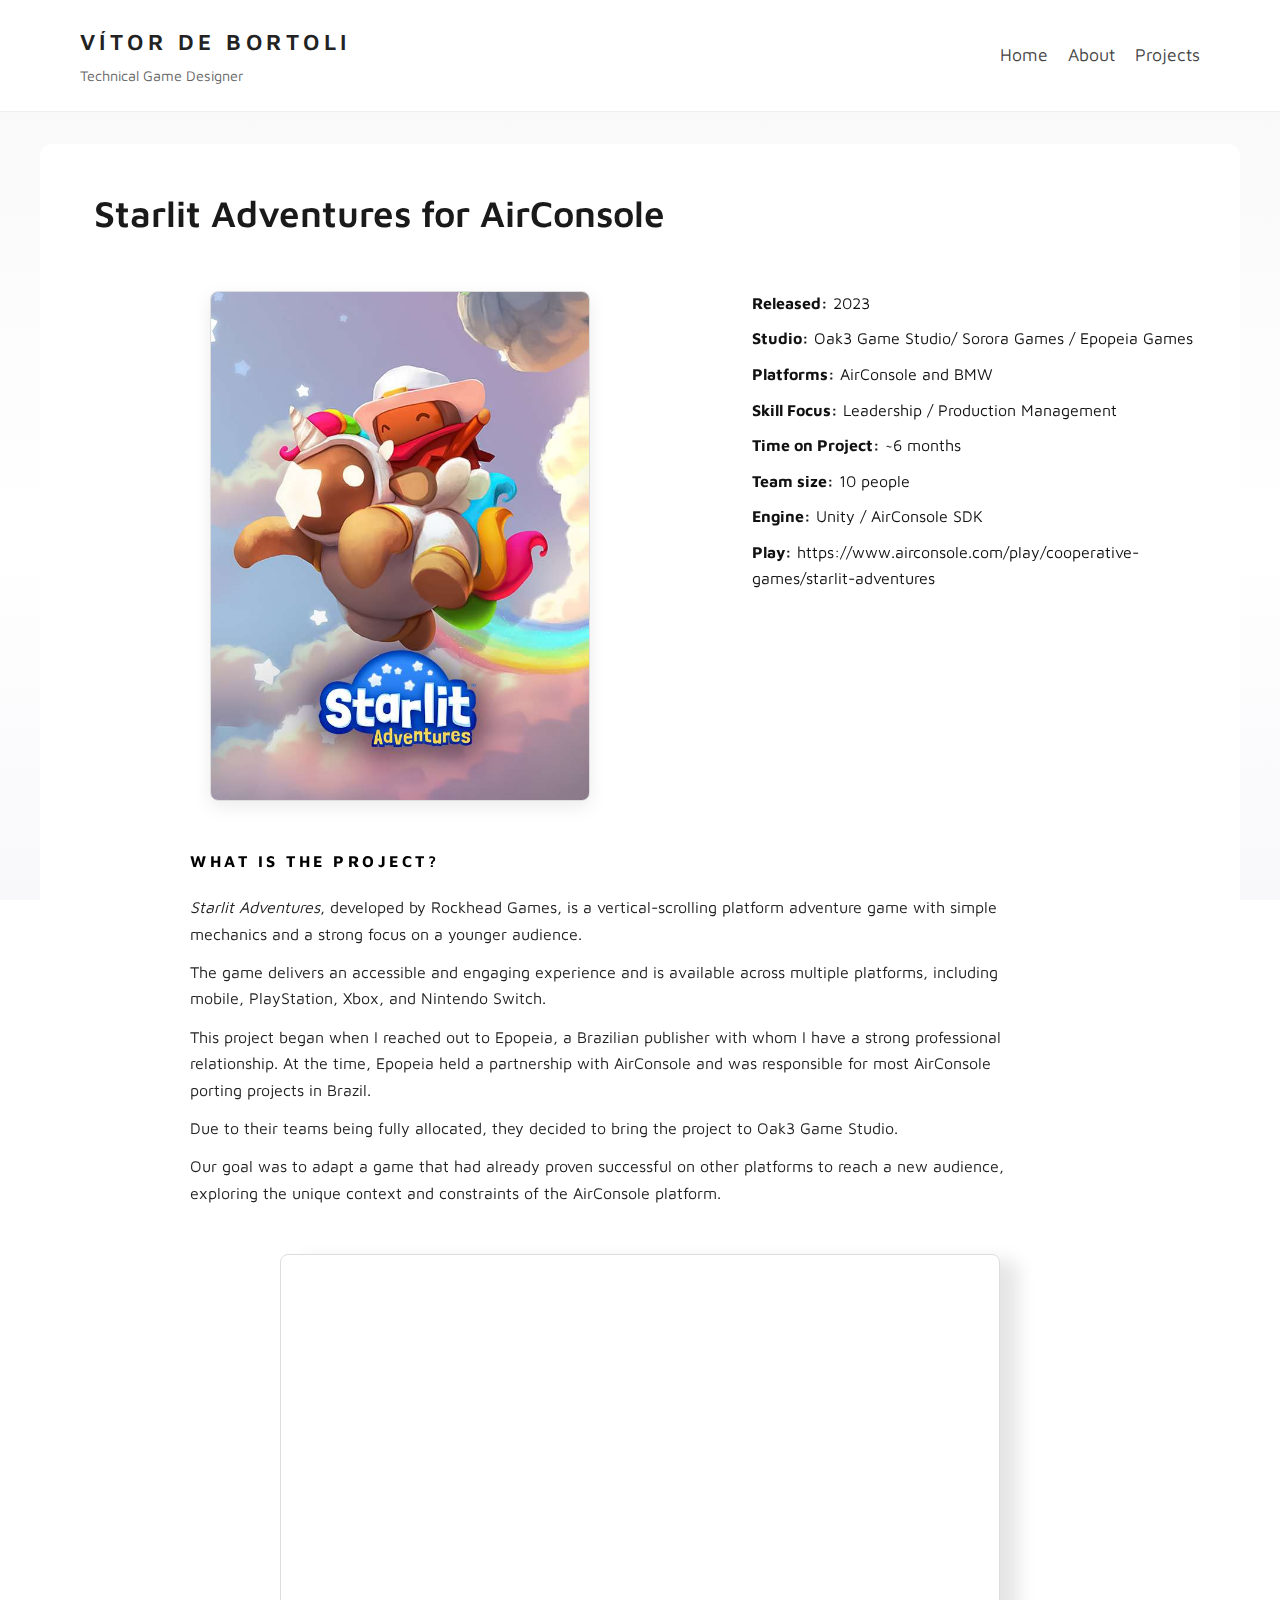
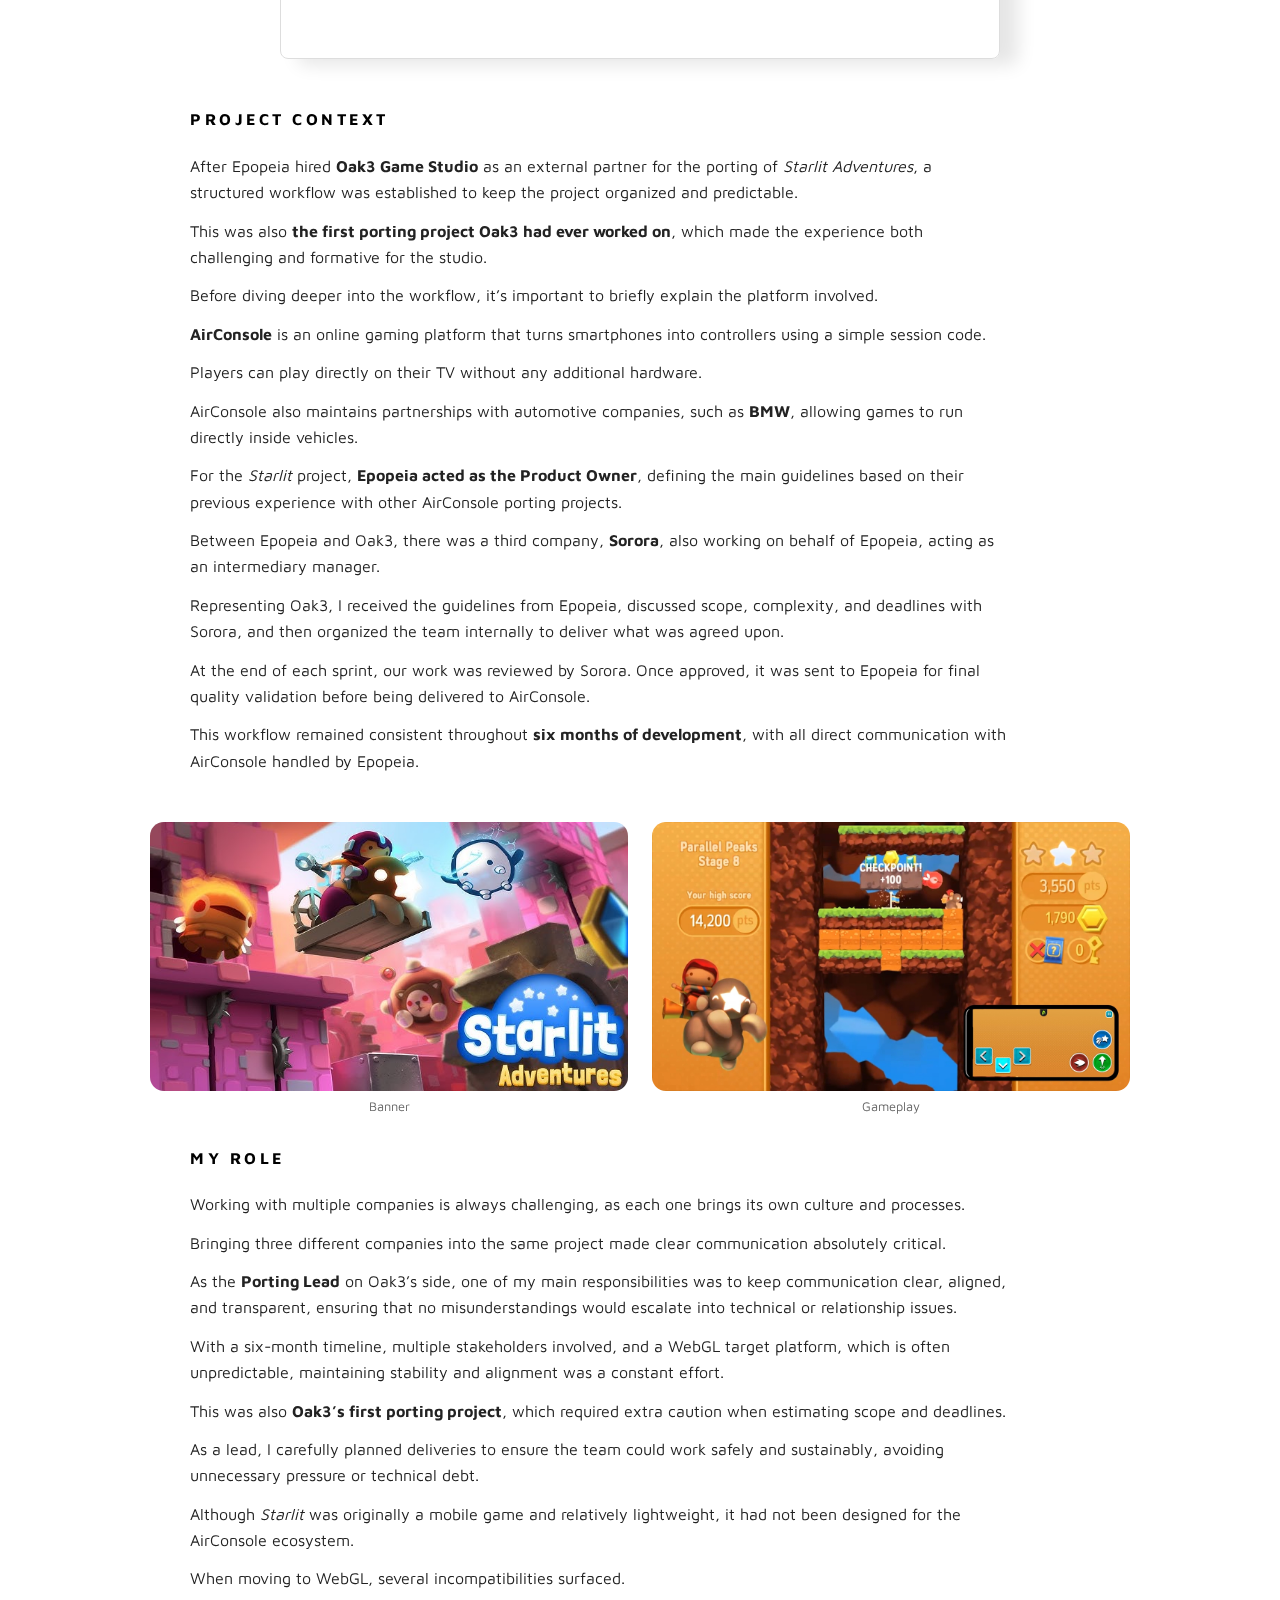
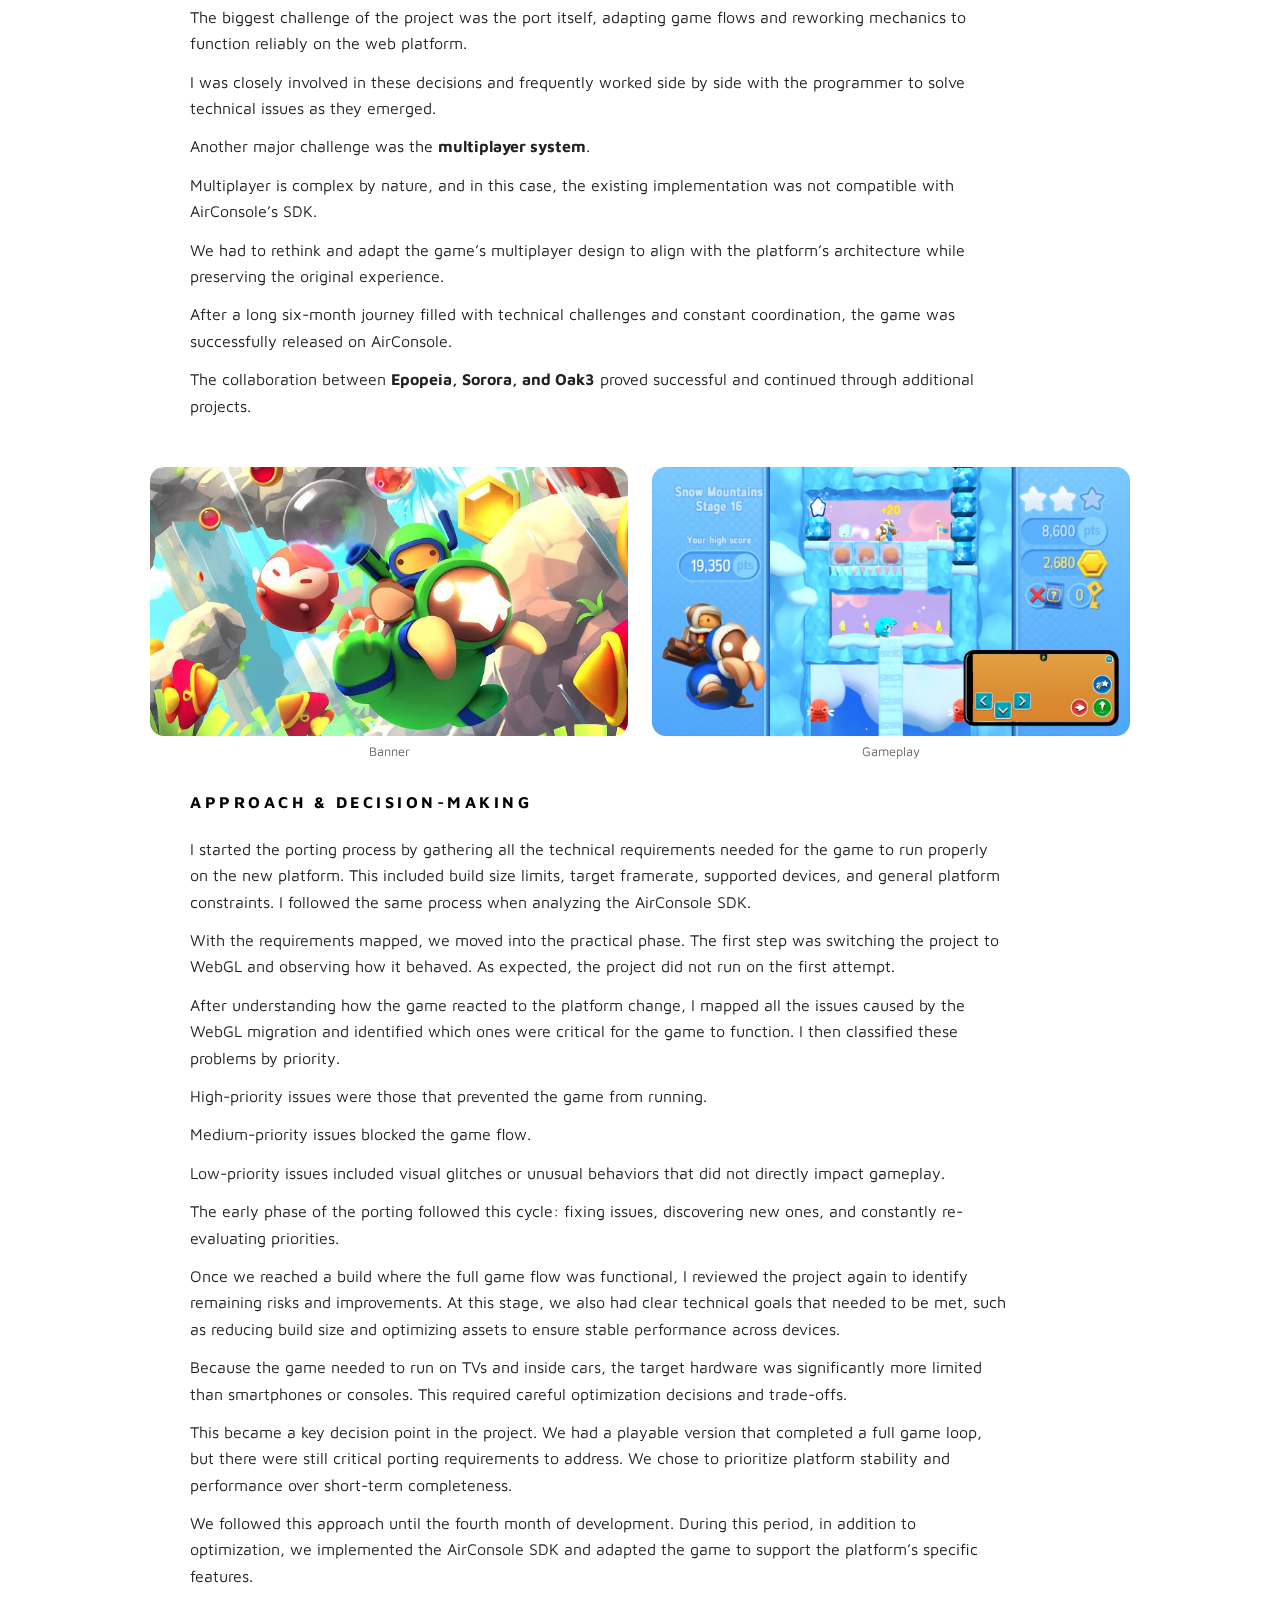
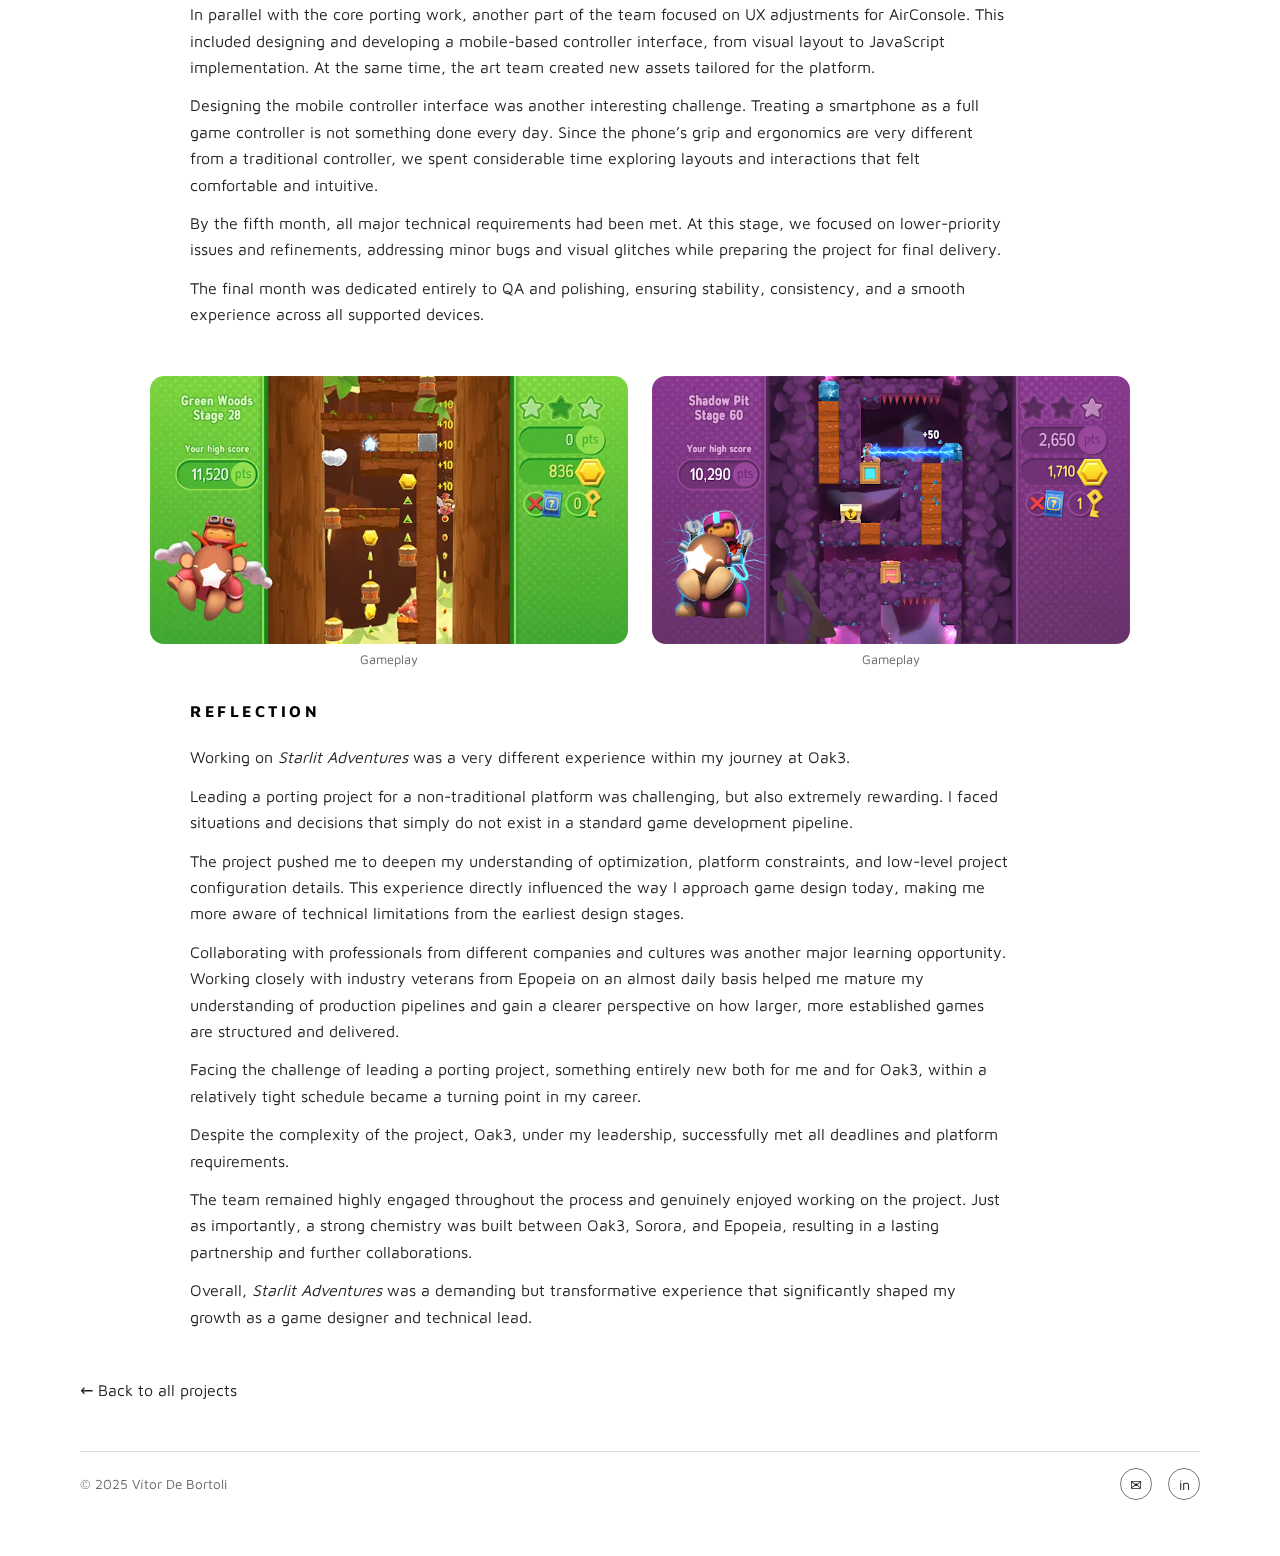
<file: starlit.html>
<!DOCTYPE html>
<html lang="en">
<head>
  <meta charset="UTF-8" />
  <title>Starlit Adventures</title>
  <meta name="viewport" content="width=device-width, initial-scale=1" />

  <!-- Maven Pro font -->
  <link href="https://fonts.googleapis.com/css2?family=Maven+Pro:wght@300;400;500;700&display=swap" rel="stylesheet">

  <!-- Main stylesheet -->
  <link rel="stylesheet" href="css/style.css" />
</head>
<body>

  <!-- TOP ANCHOR -->
  <div id="top"></div>

  <!-- HEADER -->
  <header class="header">
    <div class="header-inner">
        <div class="header-left">
            <h1 class="header-title">VÍTOR DE BORTOLI</h1>
            <p class="header-subtitle">Technical Game Designer</p>
        </div>

      <nav class="header-nav">
        <ul>
          <li><a href="index.html#top">Home</a></li>
          <li><a href="index.html#about">About</a></li>
          <li><a href="index.html#projects">Projects</a></li>
        </ul>
      </nav>

    </div>
  </header>

  <!-- PAGE WRAPPER -->
  <div class="page project-page">

    <section class="case-section case-fullwidth">
        <h1 class="case-title">Starlit Adventures for AirConsole</h1>
    </section>

    <section id="starlit-hero" class="case-section">
        <div class="case-two-column">
            
            <img class="case-image" src="images/starlit/vertical-cover.jpg" alt="Starlit Adventures gameplay" />

            <div class="lgpd-hero-info">
                <!-- BLOCO DE METADADOS -->
                <p><strong>Released:</strong> 2023</p>
                <p><strong>Studio:</strong> Oak3 Game Studio/ Sorora Games / Epopeia Games</p>
                <p><strong>Platforms:</strong> AirConsole and BMW</p>
                <p><strong>Skill Focus:</strong> Leadership / Production Management</p>
                <p><strong>Time on Project:</strong> ~6 months</p>
                <p><strong>Team size:</strong> 10 people</p>
                <p><strong>Engine:</strong> Unity / AirConsole SDK</p>
                <p><strong>Play:</strong><a 
                                    href="https://www.airconsole.com/play/cooperative-games/starlit-adventures"
                                    target="_blank"
                                    rel="noopener noreferrer"
                                  > https://www.airconsole.com/play/cooperative-games/starlit-adventures</a></p>                            
            </div>
        </div> 
        
    </section>

             <!-- WHAT IS THE PROJECT, AO LADO DO BANNER -->
    <section id="project-context" class="case-section case-fullwidth">
      <h3 class="case-section-heading">WHAT IS THE PROJECT?</h3>

      <div>
        <div class="case-text">

                <p><em>Starlit Adventures</em>, developed by Rockhead Games, is a vertical-scrolling platform adventure game with simple mechanics and a strong focus on a younger audience.</p>

                <p>The game delivers an accessible and engaging experience and is available across multiple platforms, including mobile, PlayStation, Xbox, and Nintendo Switch.</p>

                <p>This project began when I reached out to Epopeia, a Brazilian publisher with whom I have a strong professional relationship. At the time, Epopeia held a partnership with AirConsole and was responsible for most AirConsole porting projects in Brazil.</p>

                <p>Due to their teams being fully allocated, they decided to bring the project to Oak3 Game Studio.</p>

                <p>Our goal was to adapt a game that had already proven successful on other platforms to reach a new audience, exploring the unique context and constraints of the AirConsole platform.</p>
        </div>
      </div>
    </section>

    <section id="summary-contributions" class="case-section case-fullwidth">

        <div class="case-video-wrapper">
            <iframe
            class="case-video"
            src="https://www.youtube.com/embed/O1RqPWUqZq0"
            title="LGPD Hero Trailer"
            frameborder="0"
            allow="accelerometer; autoplay; clipboard-write; encrypted-media; gyroscope; picture-in-picture"
            allowfullscreen
            ></iframe>
        </div>
        
 
    </section>

    <!-- DESIGN PROCESS -->
    <section id="project-context" class="case-section case-fullwidth">
      <h3 class="case-section-heading">PROJECT CONTEXT</h3>

      <div>
        <div class="case-text">
            <p>After Epopeia hired <strong>Oak3 Game Studio</strong> as an external partner for the porting of <em>Starlit Adventures</em>, a structured workflow was established to keep the project organized and predictable.</p>

            <p>This was also <strong>the first porting project Oak3 had ever worked on</strong>, which made the experience both challenging and formative for the studio.</p>

            <p>Before diving deeper into the workflow, it’s important to briefly explain the platform involved.</p>

            <p><strong>AirConsole</strong> is an online gaming platform that turns smartphones into controllers using a simple session code.</p>

            <p>Players can play directly on their TV without any additional hardware.</p>

            <p>AirConsole also maintains partnerships with automotive companies, such as <strong>BMW</strong>, allowing games to run directly inside vehicles.</p>

            <p>For the <em>Starlit</em> project, <strong>Epopeia acted as the Product Owner</strong>, defining the main guidelines based on their previous experience with other AirConsole porting projects.</p>

            <p>Between Epopeia and Oak3, there was a third company, <strong>Sorora</strong>, also working on behalf of Epopeia, acting as an intermediary manager.</p>

            <p>Representing Oak3, I received the guidelines from Epopeia, discussed scope, complexity, and deadlines with Sorora, and then organized the team internally to deliver what was agreed upon.</p>

            <p>At the end of each sprint, our work was reviewed by Sorora. Once approved, it was sent to Epopeia for final quality validation before being delivered to AirConsole.</p>

            <p>This workflow remained consistent throughout <strong>six months of development</strong>, with all direct communication with AirConsole handled by Epopeia.</p>

        </div>
      </div>
    </section>

    <!-- GALERIA ENTRE PARÁGRAFOS -->
    <div class="case-gallery">
        <figure class="case-gallery-item">
            <img src="images/starlit/banner01.jpg" />
            <figcaption>Banner</figcaption>
        </figure>

        <figure class="case-gallery-item">
            <img src="images/starlit/parallel-peaks.jpeg" />
            <figcaption>Gameplay</figcaption>
        </figure>
    </div>

    <!-- LEVEL DESIGN -->
    <section id="idea-conception" class="case-section case-fullwidth">
      <h3 class="case-section-heading">MY ROLE</h3>

      <div>
        <div class="case-text">
            <p>Working with multiple companies is always challenging, as each one brings its own culture and processes.</p>

            <p>Bringing three different companies into the same project made clear communication absolutely critical.</p>

            <p>As the <strong>Porting Lead</strong> on Oak3’s side, one of my main responsibilities was to keep communication clear, aligned, and transparent, ensuring that no misunderstandings would escalate into technical or relationship issues.</p>

            <p>With a six-month timeline, multiple stakeholders involved, and a WebGL target platform, which is often unpredictable, maintaining stability and alignment was a constant effort.</p>

            <p>This was also <strong>Oak3’s first porting project</strong>, which required extra caution when estimating scope and deadlines.</p>

            <p>As a lead, I carefully planned deliveries to ensure the team could work safely and sustainably, avoiding unnecessary pressure or technical debt.</p>

            <p>Although <em>Starlit</em> was originally a mobile game and relatively lightweight, it had not been designed for the AirConsole ecosystem.</p>

            <p>When moving to WebGL, several incompatibilities surfaced.</p>

            <p>The biggest challenge of the project was the port itself, adapting game flows and reworking mechanics to function reliably on the web platform.</p>

            <p>I was closely involved in these decisions and frequently worked side by side with the programmer to solve technical issues as they emerged.</p>

            <p>Another major challenge was the <strong>multiplayer system</strong>.</p>

            <p>Multiplayer is complex by nature, and in this case, the existing implementation was not compatible with AirConsole’s SDK.</p>

            <p>We had to rethink and adapt the game’s multiplayer design to align with the platform’s architecture while preserving the original experience.</p>

            <p>After a long six-month journey filled with technical challenges and constant coordination, the game was successfully released on AirConsole.</p>

            <p>The collaboration between <strong>Epopeia, Sorora, and Oak3</strong> proved successful and continued through additional projects.</p>


        </div>
      </div>
    </section>

    <!-- GALERIA ENTRE PARÁGRAFOS -->
    <div class="case-gallery">
        <figure class="case-gallery-item">
            <img src="images/starlit/banner02.jpg" />
            <figcaption>Banner</figcaption>
        </figure>

        <figure class="case-gallery-item">
            <img src="images/starlit/snow-mountais.jpg" />
            <figcaption>Gameplay</figcaption>
        </figure>
    </div>

    <!-- MULTIPLAYER CHALLENGES -->
    <section id="project-context" class="case-section case-fullwidth">
      <h3 class="case-section-heading">APPROACH & DECISION-MAKING</h3>

      <div>
        <div class="case-text">
          <p>I started the porting process by gathering all the technical requirements needed for the game to run properly on the new platform. This included build size limits, target framerate, supported devices, and general platform constraints. I followed the same process when analyzing the AirConsole SDK.</p>

          <p>With the requirements mapped, we moved into the practical phase. The first step was switching the project to WebGL and observing how it behaved. As expected, the project did not run on the first attempt.</p>

          <p>After understanding how the game reacted to the platform change, I mapped all the issues caused by the WebGL migration and identified which ones were critical for the game to function. I then classified these problems by priority.</p>

          <p>High-priority issues were those that prevented the game from running.</p>

          <p>Medium-priority issues blocked the game flow.</p>

          <p>Low-priority issues included visual glitches or unusual behaviors that did not directly impact gameplay.</p>

          <p>The early phase of the porting followed this cycle: fixing issues, discovering new ones, and constantly re-evaluating priorities.</p>

          <p>Once we reached a build where the full game flow was functional, I reviewed the project again to identify remaining risks and improvements. At this stage, we also had clear technical goals that needed to be met, such as reducing build size and optimizing assets to ensure stable performance across devices.</p>

          <p>Because the game needed to run on TVs and inside cars, the target hardware was significantly more limited than smartphones or consoles. This required careful optimization decisions and trade-offs.</p>

          <p>This became a key decision point in the project. We had a playable version that completed a full game loop, but there were still critical porting requirements to address. We chose to prioritize platform stability and performance over short-term completeness.</p>

          <p>We followed this approach until the fourth month of development. During this period, in addition to optimization, we implemented the AirConsole SDK and adapted the game to support the platform’s specific features.</p>

          <p>In parallel with the core porting work, another part of the team focused on UX adjustments for AirConsole. This included designing and developing a mobile-based controller interface, from visual layout to JavaScript implementation. At the same time, the art team created new assets tailored for the platform.</p>

          <p>Designing the mobile controller interface was another interesting challenge. Treating a smartphone as a full game controller is not something done every day. Since the phone’s grip and ergonomics are very different from a traditional controller, we spent considerable time exploring layouts and interactions that felt comfortable and intuitive.</p>

          <p>By the fifth month, all major technical requirements had been met. At this stage, we focused on lower-priority issues and refinements, addressing minor bugs and visual glitches while preparing the project for final delivery.</p>

          <p>The final month was dedicated entirely to QA and polishing, ensuring stability, consistency, and a smooth experience across all supported devices.</p>

        </div>
      </div>
    </section>

    <!-- GALERIA ENTRE PARÁGRAFOS -->
    <div class="case-gallery">
        <figure class="case-gallery-item">
            <img src="images/starlit/green-woods.webp" />
            <figcaption>Gameplay</figcaption>
        </figure>

        <figure class="case-gallery-item">
            <img src="images/starlit/shadow-pit.avif" />
            <figcaption>Gameplay</figcaption>
        </figure>
    </div>

    <!-- REFLECTION -->
    <section id="project-context" class="case-section case-fullwidth">
      <h3 class="case-section-heading">REFLECTION</h3>

        <div class="case-text">
            <p>Working on <em>Starlit Adventures</em> was a very different experience within my journey at Oak3.</p>

            <p>Leading a porting project for a non-traditional platform was challenging, but also extremely rewarding. I faced situations and decisions that simply do not exist in a standard game development pipeline.</p>

            <p>The project pushed me to deepen my understanding of optimization, platform constraints, and low-level project configuration details. This experience directly influenced the way I approach game design today, making me more aware of technical limitations from the earliest design stages.</p>

            <p>Collaborating with professionals from different companies and cultures was another major learning opportunity. Working closely with industry veterans from Epopeia on an almost daily basis helped me mature my understanding of production pipelines and gain a clearer perspective on how larger, more established games are structured and delivered.</p>

            <p>Facing the challenge of leading a porting project, something entirely new both for me and for Oak3, within a relatively tight schedule became a turning point in my career.</p>

            <p>Despite the complexity of the project, Oak3, under my leadership, successfully met all deadlines and platform requirements.</p>

            <p>The team remained highly engaged throughout the process and genuinely enjoyed working on the project. Just as importantly, a strong chemistry was built between Oak3, Sorora, and Epopeia, resulting in a lasting partnership and further collaborations.</p>

            <p>Overall, <em>Starlit Adventures</em> was a demanding but transformative experience that significantly shaped my growth as a game designer and technical lead.</p>


        </div>
    </section>


    <!-- BACK LINK -->
    <section class="case-section">
      <p>
        <a href="index.html#projects" class="case-back-link">← Back to all projects</a>
      </p>
    </section>

    <!-- FOOTER -->
    <footer class="footer">
      <div class="footer-left">
        © 2025 Vítor De Bortoli
      </div>

      <div class="footer-right">
        <a href="mailto:caetano.vitordb@gmail.com" class="about-icon" target="_blank" rel="noopener noreferrer">✉</a>
        <a href="https://www.linkedin.com/in/vitorcdb/" class="about-icon" target="_blank" rel="noopener noreferrer">in</a>
      </div>
    </footer>

  </div>
</body>
</html>
</file>
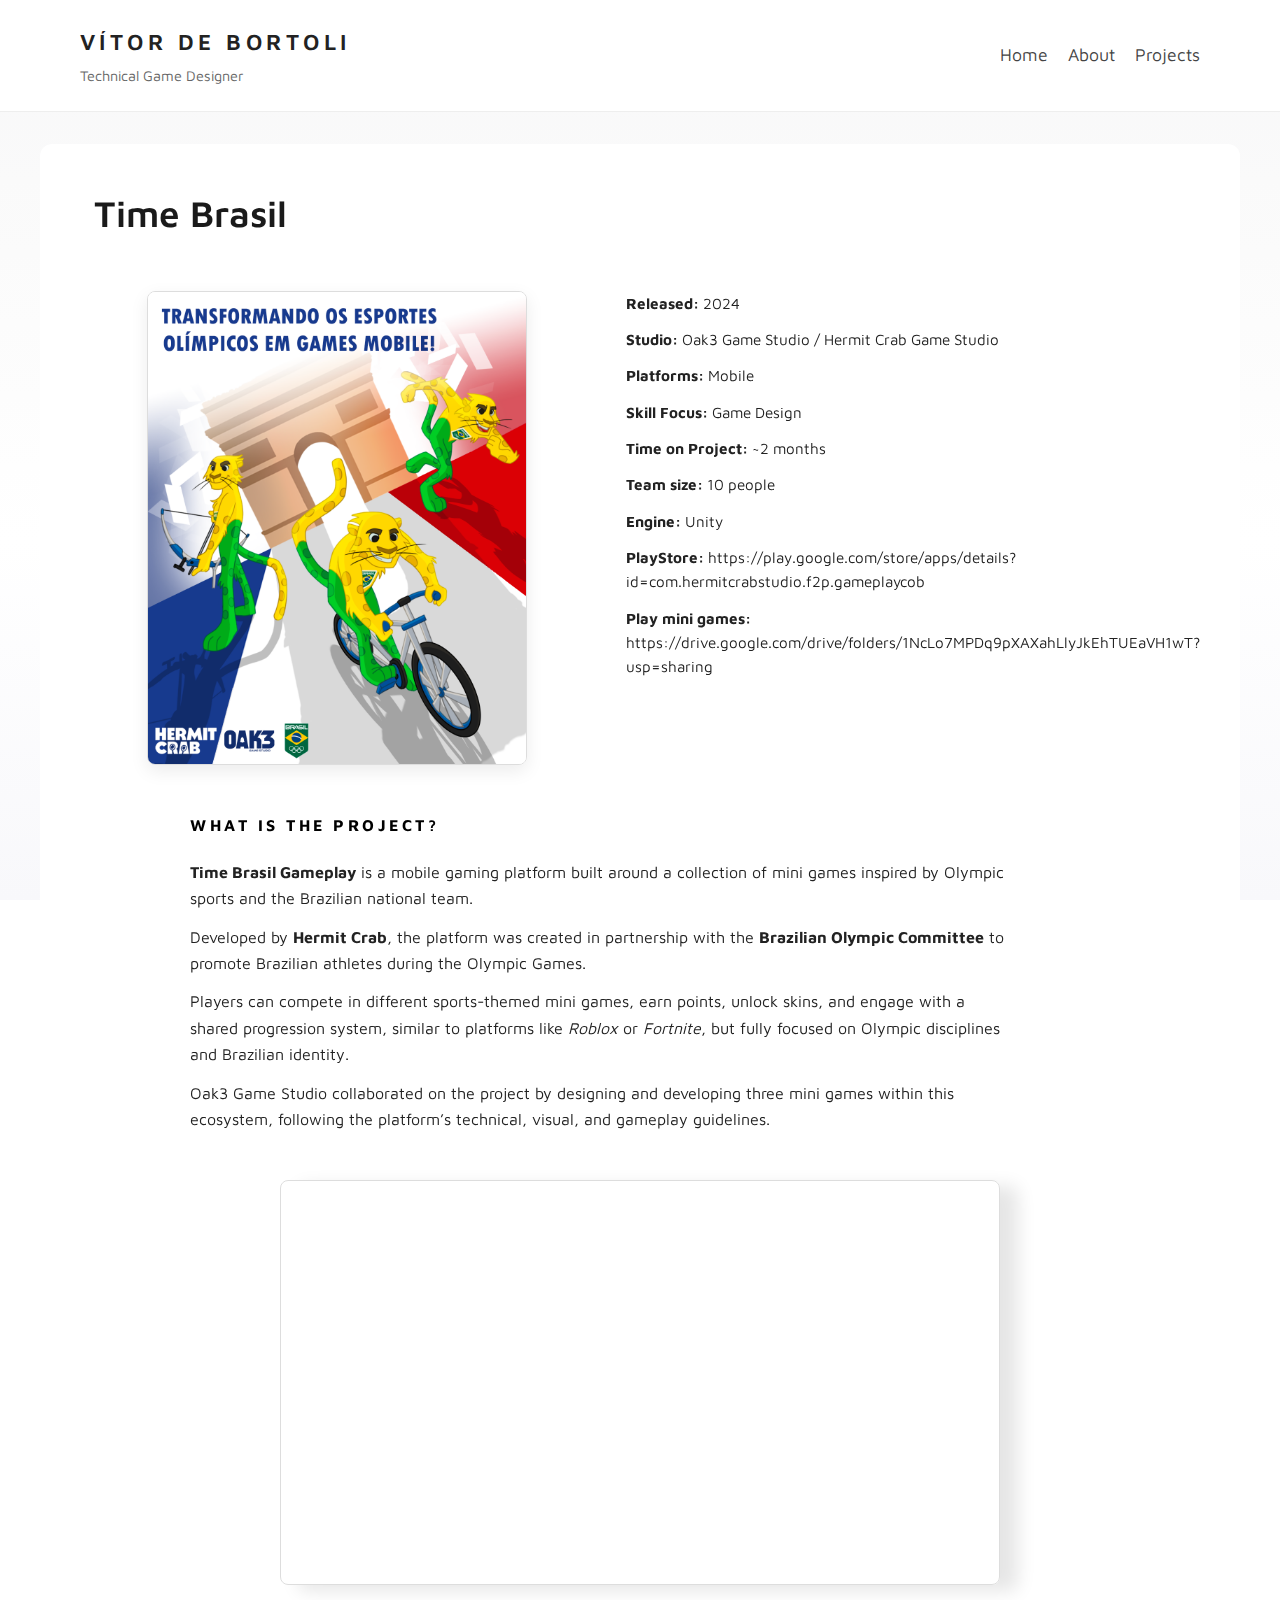
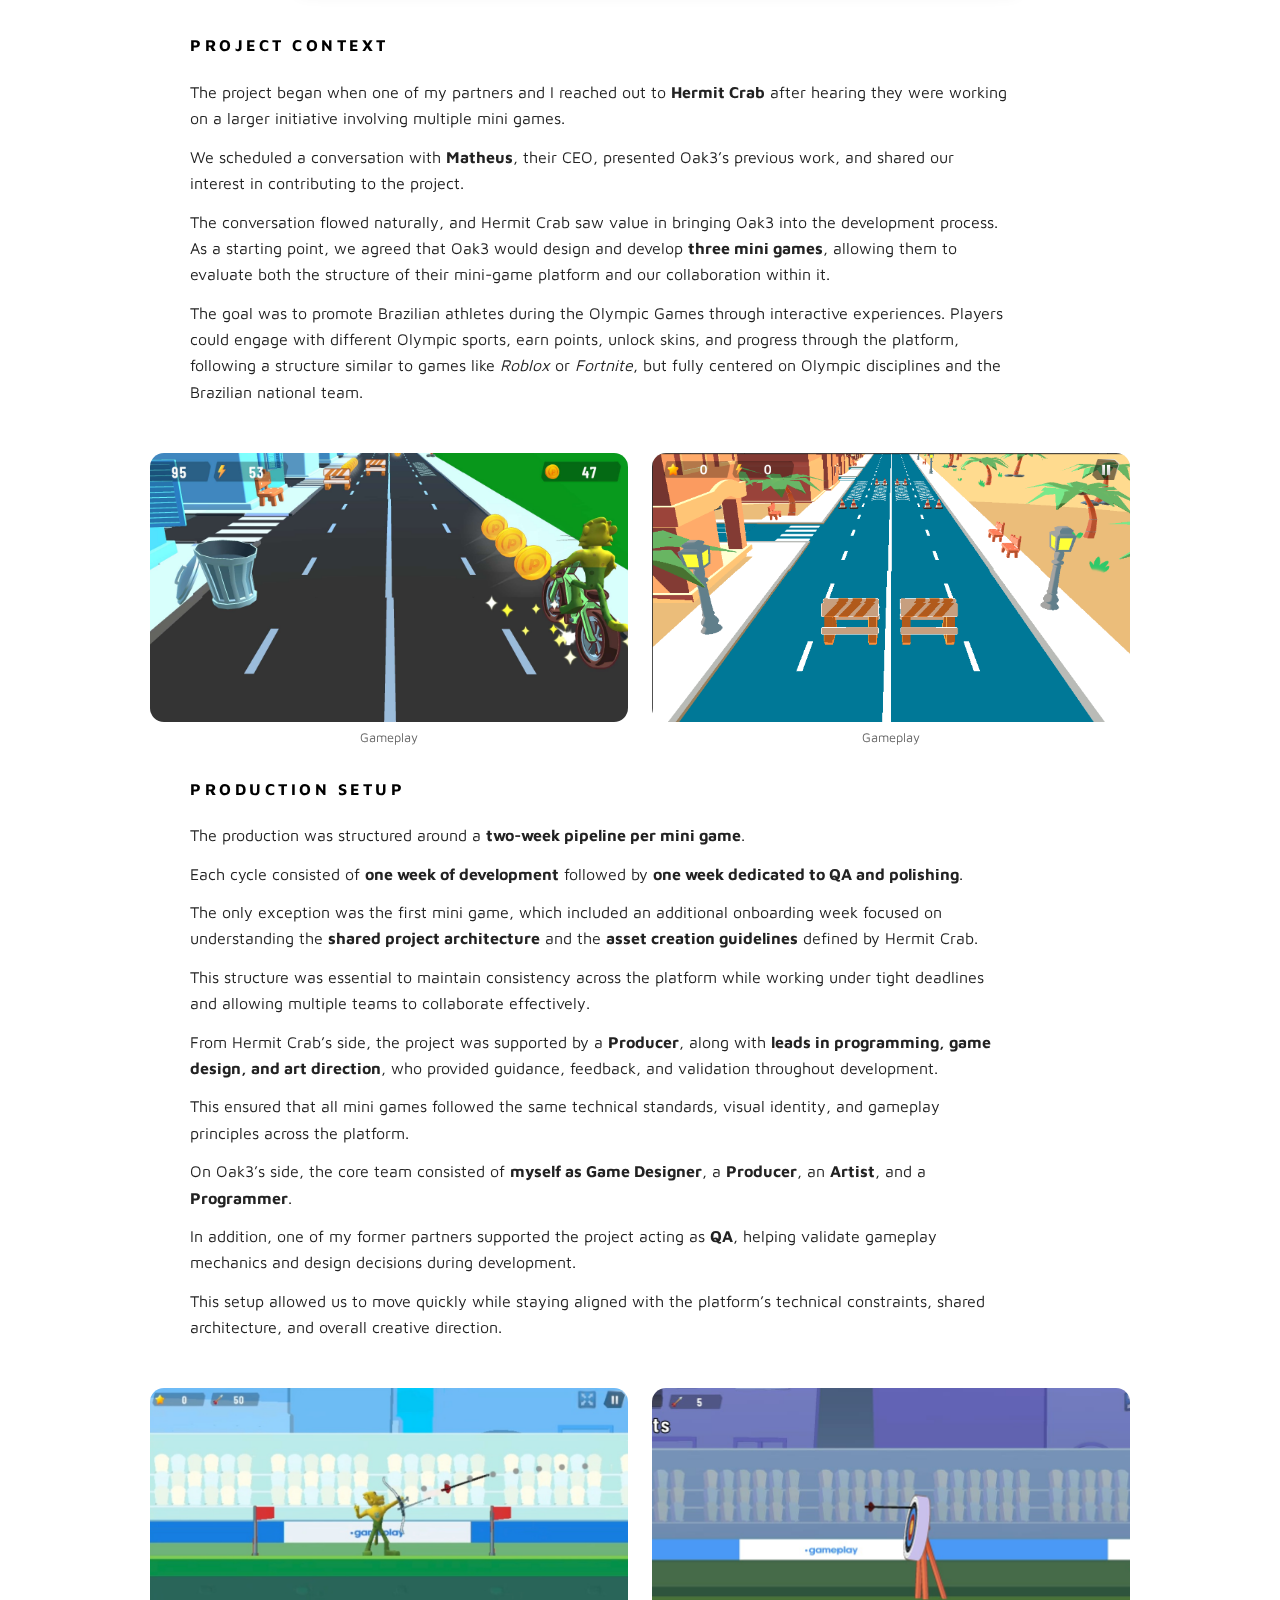
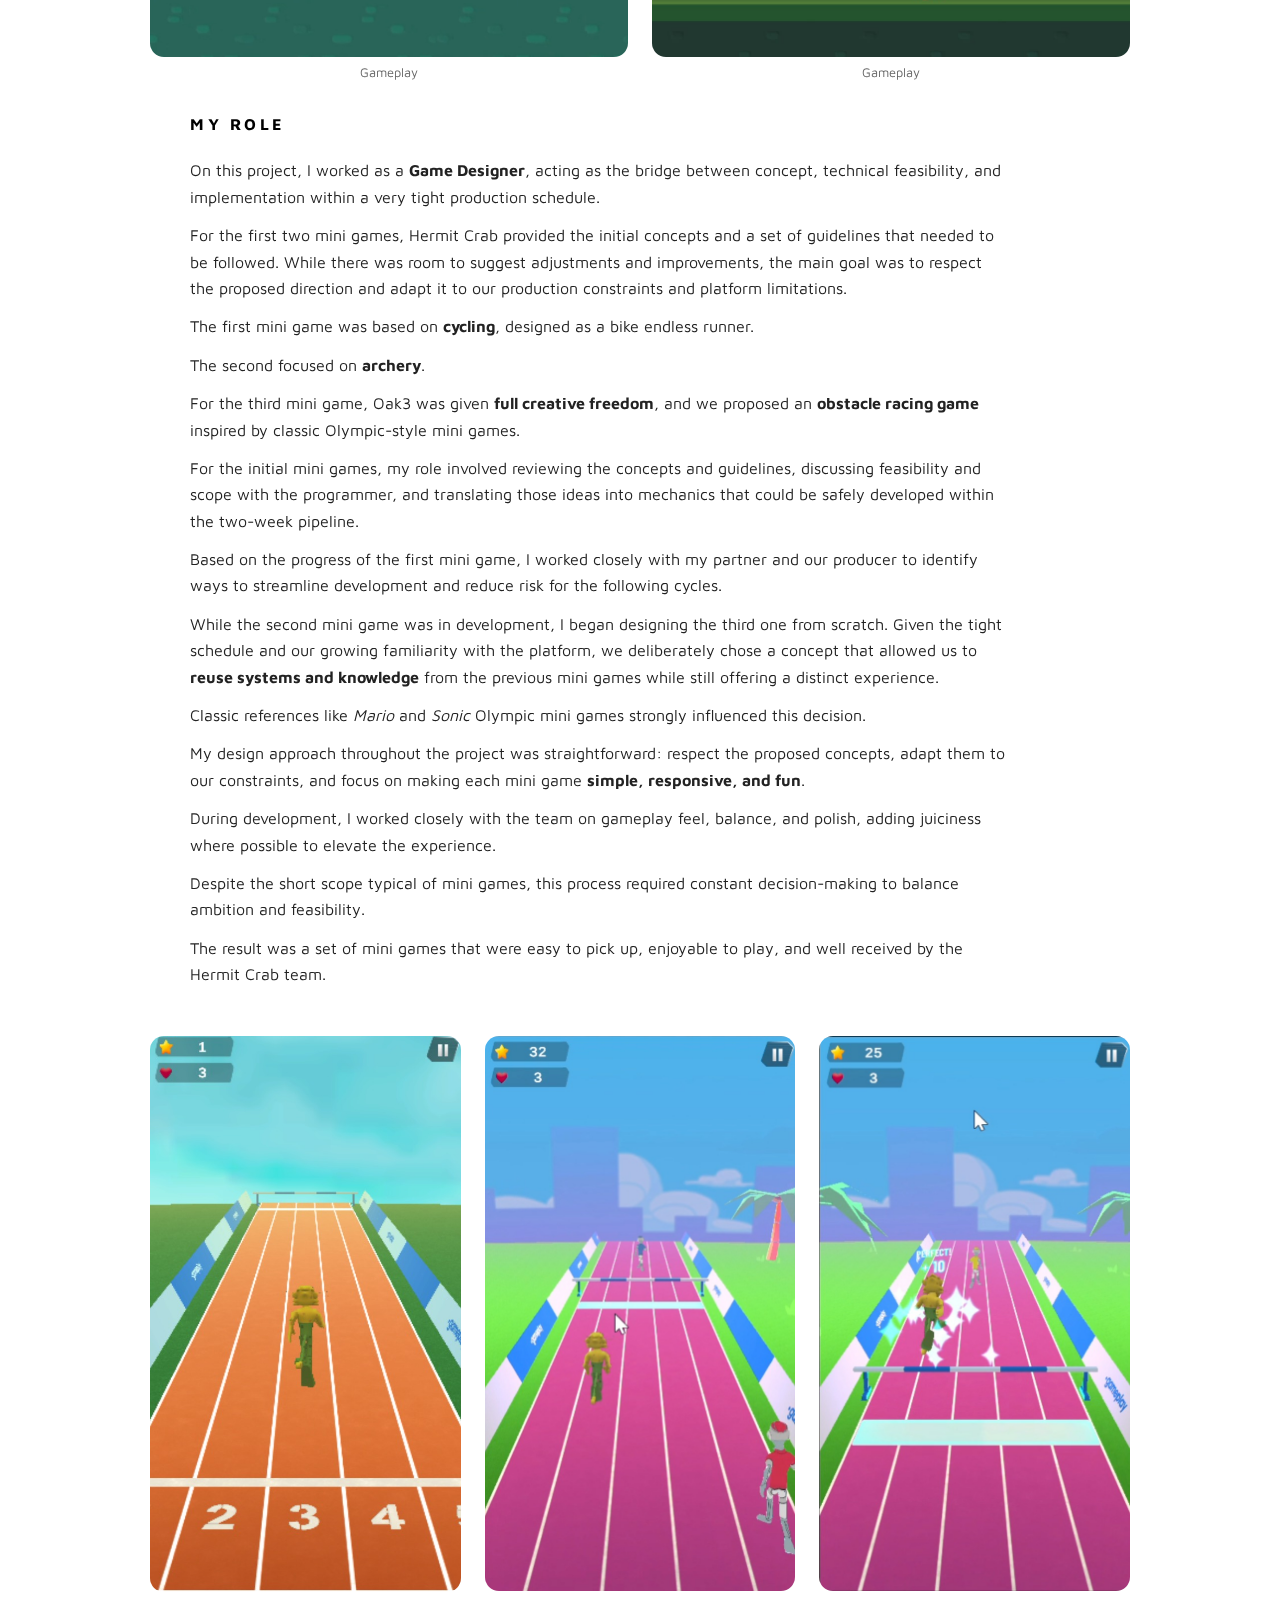
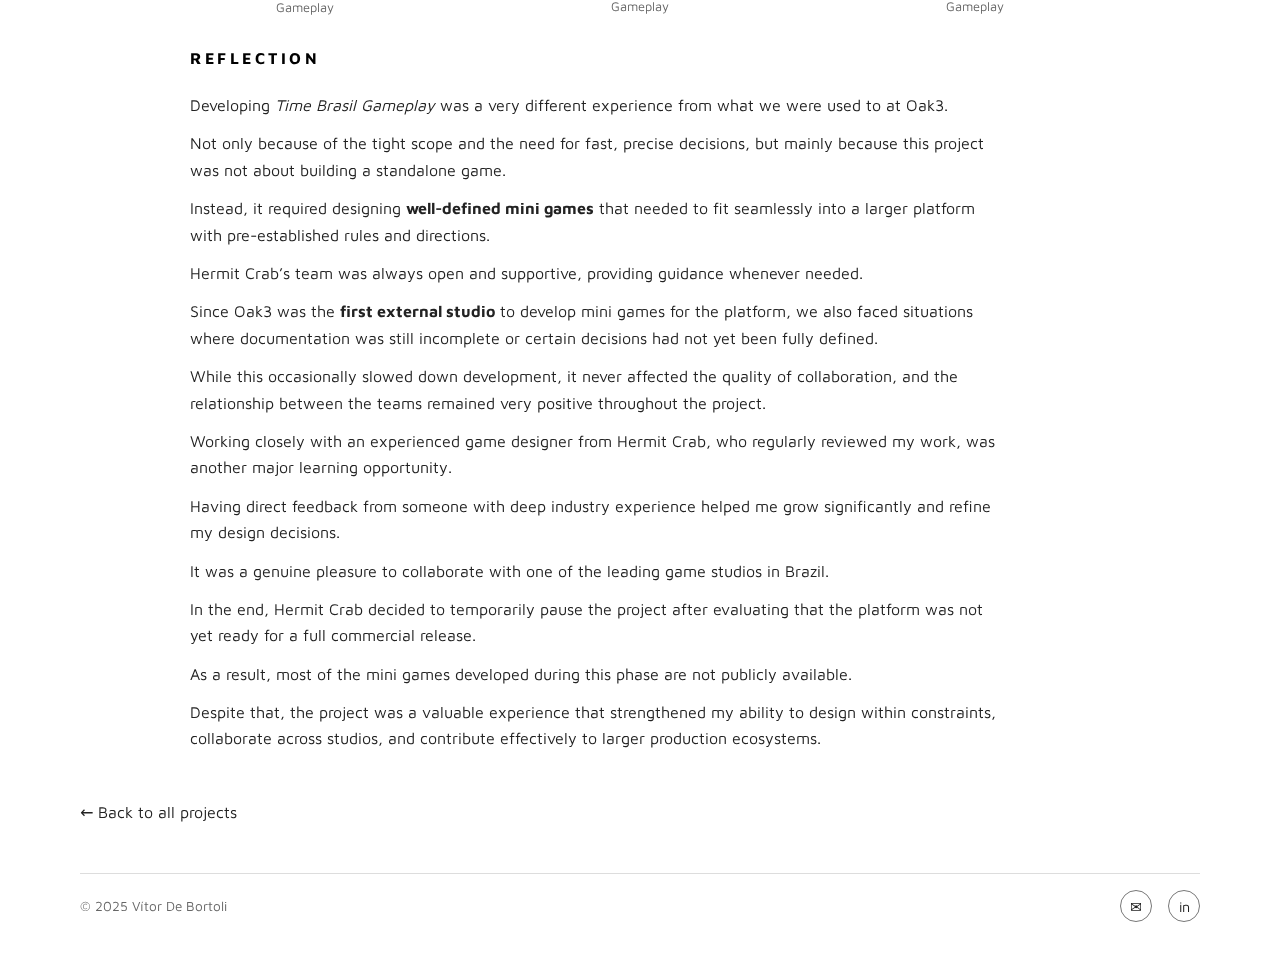
<file: timebrasil.html>
<!DOCTYPE html>
<html lang="en">
<head>
  <meta charset="UTF-8" />
  <title>Time Brasil</title>
  <meta name="viewport" content="width=device-width, initial-scale=1" />

  <!-- Maven Pro font -->
  <link href="https://fonts.googleapis.com/css2?family=Maven+Pro:wght@300;400;500;700&display=swap" rel="stylesheet">

  <!-- Main stylesheet -->
  <link rel="stylesheet" href="css/style.css" />
</head>
<body>

  <!-- TOP ANCHOR -->
  <div id="top"></div>

  <!-- HEADER -->
  <header class="header">
    <div class="header-inner">
        <div class="header-left">
            <h1 class="header-title">VÍTOR DE BORTOLI</h1>
            <p class="header-subtitle">Technical Game Designer</p>
        </div>

      <nav class="header-nav">
        <ul>
          <li><a href="index.html#top">Home</a></li>
          <li><a href="index.html#about">About</a></li>
          <li><a href="index.html#projects">Projects</a></li>
        </ul>
      </nav>

    </div>
  </header>

  <!-- PAGE WRAPPER -->
  <div class="page project-page">

    <section class="case-section case-fullwidth">
        <h1 class="case-title">Time Brasil</h1>
    </section>

    <section class="case-section">
      <div class="case-two-column">

        <!-- COLUNA ESQUERDA – IMAGEM -->
        <img class="case-image" src="images/cob/promotional.png" alt="CrazyMX image">

        <!-- COLUNA DIREITA – META / TEXTO -->
        <div class="case-text">
          <p><strong>Released:</strong> 2024</p>
          <p><strong>Studio:</strong> Oak3 Game Studio / Hermit Crab Game Studio</p>
          <p><strong>Platforms:</strong> Mobile</p>
          <p><strong>Skill Focus:</strong> Game Design</p>
          <p><strong>Time on Project:</strong> ~2 months</p>
          <p><strong>Team size:</strong> 10 people</p>
          <p><strong>Engine:</strong> Unity</p>
          <p><strong>PlayStore:</strong> <a 
                                    href="https://play.google.com/store/apps/details?id=com.hermitcrabstudio.f2p.gameplaycob"
                                    target="_blank"
                                    rel="noopener noreferrer"
                                  > https://play.google.com/store/apps/details?id=com.hermitcrabstudio.f2p.gameplaycob </a></p>
          <p><strong>Play mini games:</strong><a 
                                    href="https://drive.google.com/drive/folders/1NcLo7MPDq9pXAXahLlyJkEhTUEaVH1wT?usp=sharing"
                                    target="_blank"
                                    rel="noopener noreferrer"
                                  > https://drive.google.com/drive/folders/1NcLo7MPDq9pXAXahLlyJkEhTUEaVH1wT?usp=sharing </a> </p>
        </div>

      </div>
    </section>


     <!-- WHAT IS THE PROJECT, AO LADO DO BANNER -->
    <section id="project-context" class="case-section case-fullwidth">
      <h3 class="case-section-heading">WHAT IS THE PROJECT?</h3>

      <div>
        <div class="case-text">
            
          <p>
            <strong>Time Brasil Gameplay</strong> is a mobile gaming platform built around a collection of mini games inspired by Olympic sports and the Brazilian national team.
          </p>

          <p>
            Developed by <strong>Hermit Crab</strong>, the platform was created in partnership with the
            <strong>Brazilian Olympic Committee</strong> to promote Brazilian athletes during the Olympic Games.
          </p>

          <p>
            Players can compete in different sports-themed mini games, earn points, unlock skins, and engage
            with a shared progression system, similar to platforms like <em>Roblox</em> or <em>Fortnite</em>,
            but fully focused on Olympic disciplines and Brazilian identity.
          </p>

          <p>
            Oak3 Game Studio collaborated on the project by designing and developing three mini games within
            this ecosystem, following the platform’s technical, visual, and gameplay guidelines.
          </p>
        </div>
      </div>
    </section>


    <section id="summary-contributions" class="case-section case-fullwidth">

        <div class="case-video-wrapper">
            <iframe
            class="case-video"
            src="https://www.youtube.com/embed/nH4u6-JTA-4"
            title="LGPD Hero Trailer"
            frameborder="0"
            allow="accelerometer; autoplay; clipboard-write; encrypted-media; gyroscope; picture-in-picture"
            allowfullscreen
            ></iframe>
        </div>
    </section>


  <!-- PROJECT CONTEXT -->
    <section id="project-context" class="case-section case-fullwidth">
      <h3 class="case-section-heading">PROJECT CONTEXT</h3>

      <div>
        <div class="case-text">
            <p>
              The project began when one of my partners and I reached out to <strong>Hermit Crab</strong> after
              hearing they were working on a larger initiative involving multiple mini games.
            </p>

            <p>
              We scheduled a conversation with <strong>Matheus</strong>, their CEO, presented Oak3’s previous
              work, and shared our interest in contributing to the project.
            </p>

            <p>
              The conversation flowed naturally, and Hermit Crab saw value in bringing Oak3 into the development
              process. As a starting point, we agreed that Oak3 would design and develop
              <strong>three mini games</strong>, allowing them to evaluate both the structure of their mini-game
              platform and our collaboration within it.
            </p>

            <p>
              The goal was to promote Brazilian athletes during the Olympic Games through interactive
              experiences. Players could engage with different Olympic sports, earn points, unlock skins, and
              progress through the platform, following a structure similar to games like
              <em>Roblox</em> or <em>Fortnite</em>, but fully centered on Olympic disciplines and the Brazilian
              national team.
            </p>
        </div>
      </div>
    </section>

    <!-- GALERIA ENTRE PARÁGRAFOS -->
    <div class="case-gallery">
          <figure class="case-gallery-item">
            <img src="images/cob/bike02.jpg" />
            <figcaption>Gameplay</figcaption>
        </figure>
        
        <figure class="case-gallery-item">
            <img src="images/cob/bike01.png" />
            <figcaption>Gameplay</figcaption>
        </figure>
    </div>

    <!-- PRODUCTION SETUP -->
    <section id="idea-conception" class="case-section case-fullwidth">
      <h3 class="case-section-heading">PRODUCTION SETUP</h3>

      <div>
        <div class="case-text">
            <p>
              The production was structured around a <strong>two-week pipeline per mini game</strong>.
            </p>

            <p>
              Each cycle consisted of <strong>one week of development</strong> followed by
              <strong>one week dedicated to QA and polishing</strong>.
            </p>

            <p>
              The only exception was the first mini game, which included an additional onboarding week focused
              on understanding the <strong>shared project architecture</strong> and the
              <strong>asset creation guidelines</strong> defined by Hermit Crab.
            </p>

            <p>
              This structure was essential to maintain consistency across the platform while working under
              tight deadlines and allowing multiple teams to collaborate effectively.
            </p>

            <p>
              From Hermit Crab’s side, the project was supported by a <strong>Producer</strong>, along with
              <strong>leads in programming, game design, and art direction</strong>, who provided guidance,
              feedback, and validation throughout development.
            </p>

            <p>
              This ensured that all mini games followed the same technical standards, visual identity, and
              gameplay principles across the platform.
            </p>

            <p>
              On Oak3’s side, the core team consisted of <strong>myself as Game Designer</strong>, a
              <strong>Producer</strong>, an <strong>Artist</strong>, and a <strong>Programmer</strong>.
            </p>

            <p>
              In addition, one of my former partners supported the project acting as <strong>QA</strong>,
              helping validate gameplay mechanics and design decisions during development.
            </p>

            <p>
              This setup allowed us to move quickly while staying aligned with the platform’s technical
              constraints, shared architecture, and overall creative direction.
            </p>

        </div>
      </div>
    </section>

    <!-- GALERIA ENTRE PARÁGRAFOS -->
    <div class="case-gallery">
        <figure class="case-gallery-item">
            <img src="images/cob/archer05.jpeg" />
            <figcaption>Gameplay</figcaption>
        </figure>

        <figure class="case-gallery-item">
            <img src="images/cob/archer03.jpeg" />
            <figcaption>Gameplay</figcaption>
        </figure>
    </div>

    <!-- MY ROLE -->
    <section id="project-context" class="case-section case-fullwidth">
      <h3 class="case-section-heading">MY ROLE</h3>

      <div>
        <div class="case-text">
            <p>
              On this project, I worked as a <strong>Game Designer</strong>, acting as the bridge between
              concept, technical feasibility, and implementation within a very tight production schedule.
            </p>

            <p>
              For the first two mini games, Hermit Crab provided the initial concepts and a set of guidelines
              that needed to be followed. While there was room to suggest adjustments and improvements, the main
              goal was to respect the proposed direction and adapt it to our production constraints and platform
              limitations.
            </p>

            <p>
              The first mini game was based on <strong>cycling</strong>, designed as a bike endless runner.
            </p>

            <p>
              The second focused on <strong>archery</strong>.
            </p>

            <p>
              For the third mini game, Oak3 was given <strong>full creative freedom</strong>, and we proposed an
              <strong>obstacle racing game</strong> inspired by classic Olympic-style mini games.
            </p>

            <p>
              For the initial mini games, my role involved reviewing the concepts and guidelines, discussing
              feasibility and scope with the programmer, and translating those ideas into mechanics that could
              be safely developed within the two-week pipeline.
            </p>

            <p>
              Based on the progress of the first mini game, I worked closely with my partner and our producer to
              identify ways to streamline development and reduce risk for the following cycles.
            </p>

            <p>
              While the second mini game was in development, I began designing the third one from scratch. Given
              the tight schedule and our growing familiarity with the platform, we deliberately chose a concept
              that allowed us to <strong>reuse systems and knowledge</strong> from the previous mini games while
              still offering a distinct experience.
            </p>

            <p>
              Classic references like <em>Mario</em> and <em>Sonic</em> Olympic mini games strongly influenced
              this decision.
            </p>

            <p>
              My design approach throughout the project was straightforward: respect the proposed concepts,
              adapt them to our constraints, and focus on making each mini game
              <strong>simple, responsive, and fun</strong>.
            </p>

            <p>
              During development, I worked closely with the team on gameplay feel, balance, and polish, adding
              juiciness where possible to elevate the experience.
            </p>

            <p>
              Despite the short scope typical of mini games, this process required constant decision-making to
              balance ambition and feasibility.
            </p>

            <p>
              The result was a set of mini games that were easy to pick up, enjoyable to play, and well received
              by the Hermit Crab team.
            </p>
        </div>
      </div>
    </section>

    <!-- GALERIA ENTRE PARÁGRAFOS -->
    <div class="case-gallery">
        <figure class="case-gallery-item is-vertical">
            <img src="images/cob/running01.jpeg" />
            <figcaption>Gameplay</figcaption>
        </figure>

        <figure class="case-gallery-item is-vertical">
            <img src="images/cob/running03.jpeg" />
            <figcaption>Gameplay</figcaption>
        </figure>

        <figure class="case-gallery-item is-vertical">
            <img src="images/cob/running02.jpeg" />
            <figcaption>Gameplay</figcaption>
        </figure>
    </div>

    <!-- REFLECTION -->
    <section id="project-context" class="case-section case-fullwidth">
      <h3 class="case-section-heading">REFLECTION</h3>

        <div class="case-text">

        <p>
          Developing <em>Time Brasil Gameplay</em> was a very different experience from what we were used to
          at Oak3.
        </p>

        <p>
          Not only because of the tight scope and the need for fast, precise decisions, but mainly because
          this project was not about building a standalone game.
        </p>

        <p>
          Instead, it required designing <strong>well-defined mini games</strong> that needed to fit
          seamlessly into a larger platform with pre-established rules and directions.
        </p>

        <p>
          Hermit Crab’s team was always open and supportive, providing guidance whenever needed.
        </p>

        <p>
          Since Oak3 was the <strong>first external studio</strong> to develop mini games for the platform,
          we also faced situations where documentation was still incomplete or certain decisions had not yet
          been fully defined.
        </p>

        <p>
          While this occasionally slowed down development, it never affected the quality of collaboration,
          and the relationship between the teams remained very positive throughout the project.
        </p>

        <p>
          Working closely with an experienced game designer from Hermit Crab, who regularly reviewed my
          work, was another major learning opportunity.
        </p>

        <p>
          Having direct feedback from someone with deep industry experience helped me grow significantly and
          refine my design decisions.
        </p>

        <p>
          It was a genuine pleasure to collaborate with one of the leading game studios in Brazil.
        </p>

        <p>
          In the end, Hermit Crab decided to temporarily pause the project after evaluating that the platform
          was not yet ready for a full commercial release.
        </p>

        <p>
          As a result, most of the mini games developed during this phase are not publicly available.
        </p>

        <p>
          Despite that, the project was a valuable experience that strengthened my ability to design within
          constraints, collaborate across studios, and contribute effectively to larger production
          ecosystems.
        </p>

        </div>
    </section>


    <!-- BACK LINK -->
    <section class="case-section">
      <p>
        <a href="index.html#projects" class="case-back-link">← Back to all projects</a>
      </p>
    </section>

    <!-- FOOTER -->
    <footer class="footer">
      <div class="footer-left">
        © 2025 Vítor De Bortoli
      </div>

      <div class="footer-right">
        <a href="mailto:caetano.vitordb@gmail.com" class="about-icon" target="_blank" rel="noopener noreferrer">✉</a>
        <a href="https://www.linkedin.com/in/vitorcdb/" class="about-icon" target="_blank" rel="noopener noreferrer">in</a>
      </div>
    </footer>

  </div>
</body>
</html>
</file>
<file: css/style.css>
* {
  box-sizing: border-box;
  margin: 0;
  padding: 0;
}


body {
  font-family: "Maven Pro", system-ui, -apple-system, BlinkMacSystemFont, sans-serif;
  line-height: 1.6;
  color: #222;


  background: linear-gradient(
    to bottom,
    #f7f7f9 0%,
    #fafafa 20%,
    #ffffff 60%,
    #f8f8fb 100%
  );

 
  background-attachment: fixed;
}


a {
  color: inherit;
  text-decoration: none;
}

a:hover {
  text-decoration: underline;
}


/* STICKY HEADER                   */

.header {
  position: sticky;
  top: 0;
  z-index: 2000;
  background: #ffffff;
  border-bottom: 1px solid #eee;
  padding: 24px 0;
  margin-bottom: 32px;
}

.header-inner {
  max-width: 1200px;
  margin: 0 auto;
  padding: 0 40px;

  display: flex;
  justify-content: space-between;
  align-items: center;
}

.header-left {
  display: flex;
  flex-direction: column;
}

.header-title {
  font-size: 1.4rem;
  letter-spacing: 0.20em;
  font-weight: 600;
  text-transform: uppercase;
  margin-bottom: 4px;
}

.header-subtitle {
  font-size: 0.9rem;
  color: #666;
}

.header-nav ul {
  list-style: none;
  display: flex;
  gap: 20px;
}

.header-nav a {
  color: #444;
  font-size: 1.1rem;
  font-weight: 400;
  text-decoration: none;             
  transition: opacity 0.2s ease;     
}

.header-nav a:hover {
  text-decoration: none !important;  
  opacity: 0.6;                      
}



/* PAGE WRAPPER                    */

.page {
  max-width: 1200px;
  margin: 0 auto;
  padding: 40px;
  background: rgba(255, 255, 255, 0.915); 
  backdrop-filter: blur(6px);           
  border-radius: 12px;
}


/* ABOUT SECTION                   */

.about-section {
  margin-bottom: 48px;
  scroll-margin-top: 140px; 
}

.about-heading {
  font-size: 1.2rem;
  text-transform: uppercase;
  letter-spacing: 0.22em;
  margin-bottom: 24px;
  color: #000; 
}


.about-main {
  display: grid;
  grid-template-columns: minmax(260px, 360px) 1fr;
  gap: 32px;
  align-items: flex-start;
}

.about-photo {
  width: 100%;
  height: auto;
  object-fit: cover;
  margin-bottom: 16px;
  border: 1px solid #ddd;
}

.about-icons {
  display: flex;
  gap: 16px;
  justify-content: center;  
  width: 100%;               
}


.about-icon {
  width: 32px;
  height: 32px;
  border: 1px solid #777;
  border-radius: 50%;
  display: flex;
  align-items: center;
  justify-content: center;
  font-size: 0.9rem;
  transition: all 0.25s ease;
  background: #ffffffaa; 
  backdrop-filter: blur(3px);
}

.about-icon:hover {
  border-color: #333;
  background: #f2f2f2;
  transform: translateY(-2px);
  box-shadow: 0 4px 10px rgba(0,0,0,0.08);
}

.about-right {
  font-size: 0.95rem;
  color: #333;
}

.about-right p + p {
  margin-top: 10px;
}

.about-companies {
  display: flex;
  gap: 20px;
  margin-top: 24px;
}

.about-company-logo {
  height: 90px;
  width: auto;

}

.about-icon,
.about-icon:hover,
.footer-right .about-icon:hover {
  text-decoration: none !important;
}



/* PROJECTS SECTION                */

.projects-section {
  margin-bottom: 48px;
  scroll-margin-top: 140px;
}

.projects-heading {
  font-size: 1.2rem;
  text-transform: uppercase;
  letter-spacing: 0.22em;
  margin-bottom: 24px;
  color: #000; 
}


.projects-grid {
  display: grid;
  grid-template-columns: 1fr 1fr;
  gap: 40px;
}

.project-title {
  font-size: 1.1rem;
  font-weight: 600;
  /*text-transform: uppercase;*/
  letter-spacing: 0.12em;
  margin-bottom: 10px;
  color: #666; 
}


.project-image {
  width: 100%;
  max-width: 500px;
  max-height: 300px;
  object-fit: cover;
  border: 1px solid #ddd;
  margin-bottom: 12px;


  transition: box-shadow 0.25s ease, transform 0.25s ease;
  border-radius: 6px; 
}


.project-image:hover {
  box-shadow: 0 8px 22px rgba(0,0,0,0.12);
  transform: translateY(-3px);
}


.project-body {
  font-size: 0.93rem;
}

.project-meta {
  font-size: 0.88rem;
  color: #444;
}

.project-description {
  margin-top: 6px;
}

.project-card-image {
  width: 100%;
  height: 260px;               
  object-fit: cover;           
  border-radius: 8px;
  border: 1px solid #ddd;
  margin-bottom: 5px;
  box-shadow: 0 6px 18px rgba(0,0,0,0.08);
  display: block;
  transition: transform 0.25s ease, box-shadow 0.25s ease, opacity 0.25s ease;
  cursor: pointer;
}

.project-card-image:hover {
  transform: scale(1.03);                
  opacity: 0.9;                      
  box-shadow: 0 10px 28px rgba(0,0,0,0.18); 
}



/* CONTACT SECTION                 */

.contact-section {
  margin-bottom: 48px;
  scroll-margin-top: 140px;
}


/* FOOTER                          */

.footer {
  margin-top: 40px;
  padding-top: 16px;
  padding-bottom: 16px;
  border-top: 1px solid #ddd;

  display: flex;
  justify-content: space-between; 
  align-items: center;
}

.footer-left {
  font-size: 0.85rem;
  color: #666;
}

.footer-right {
  display: flex;
  gap: 16px;
}


.footer-right .about-icon {
  width: 32px;
  height: 32px;
  border-radius: 50%;
  border: 1px solid #777;
  display: flex;
  align-items: center;
  justify-content: center;
  font-size: 0.9rem;
}


/* LGPD HERO HEADER LAYOUT   */

.lgpd-hero-header {
  display: grid;
  grid-template-columns: 1.2fr 1fr;
  gap: 40px;
  align-items: start;
  margin-bottom: 48px;
  padding-top: 20px;
}

.lgpd-hero-image-wrapper {
  width: 100%;
  max-height: clamp(620px, 35vh, 720px);
  aspect-ratio: 9 / 16;
  overflow: hidden;
  border-radius: 16px;
}


.lgpd-hero-image {
  width: 100%;
  border-radius: 8px;
  border: 1px solid #ddd;
  object-fit: cover;
  box-shadow: 0 8px 22px rgba(0,0,0,0.12);
}

.lgpd-hero-video {
  width: 100%;
  height: 100%;
  border-radius: 8px;
  border: 1px solid #ddd;
  object-fit: cover;
  display: block;
  box-shadow: 0 8px 22px rgba(0,0,0,0.12);
}

.lgpd-hero-header .lgpd-hero-image-wrapper {
  max-width: 480px;  
}

.lgpd-hero-header .lgpd-hero-video {
  width: 100%;
  border-radius: 8px;
  object-fit: cover;
}


.lgpd-hero-info {
  font-size: 1rem;
  line-height: 1.6;
  color: #111;
}

.lgpd-hero-info p {
  margin-bottom: 10px;
}

.lgpd-hero-info .lgpd-hero-what-heading {
  margin-top: 24px;    
  margin-bottom: 12px;
}

.lgpd-hero-info p {
  margin-bottom: 10px;
}


@media (max-width: 900px) {
  .lgpd-hero-header {
    grid-template-columns: 1fr;
  }

  .lgpd-hero-info {
    margin-top: 16px;
  }
}


/* CASE STUDY – GLOBAL STRUCTURE   */

.case-title {
    max-width: 900px;
    font-size: 2.3rem;          
    font-weight: 600;                
    margin-left: -6rem;        
    color: #1a1a1a;             
}

.case-section {
  margin-bottom: 48px;
}

.case-section-heading {
  font-size: 1rem;
  text-transform: uppercase;
  letter-spacing: 0.22em;
  margin-bottom: 20px;
  color: #000;
}

/* Grid de duas colunas */
.case-two-column {
  display: grid;
  grid-template-columns: minmax(300px, 640px) 1fr;
  gap: 32px;
}

.case-text p {
  max-width: 600px;
  margin-bottom: 12px;
  font-size: 0.95rem;
  color: #222;
}

.case-fullwidth .case-text p { max-width: 820px; }

.case-list {
  padding-left: 18px;
  margin-top: 8px;
}

.case-list li {
  margin-bottom: 6px;
}

.case-fullwidth {
  max-width: 900px;     
  margin: 0 auto 48px;    
}

.case-fullwidth p,
.case-fullwidth ul {
  font-size: 1rem;
  line-height: 1.65;
}

.case-image {
  width: 100%;
  max-width: clamp(280px, 70vw, 380px);
  display: block;
  margin: 0 auto; 
  border-radius: 8px;
  border: 1px solid #ddd;
  object-fit: cover;
  box-shadow: 0 6px 18px rgba(0,0,0,0.08);
}

.case-gallery-item video {
  width: 100%;
  height: auto;
  object-fit: cover;
  display: block;
  border-radius: inherit;
}


/* VIDEO PLAYER          */

.case-video-wrapper {
  width: 100%;
}

.case-video {
  width: 100%;
  max-width: 720px;
  aspect-ratio: 16 / 9;
  border: 1px solid #ddd;
  border-radius: 8px;
  object-fit: cover;
  box-shadow: 18px 6px 18px rgba(0,0,0,0.10);
  display: block;
  margin: 0 auto;
}

.summary-two-column {
  align-items: flex-start;
}

.case-gallery {
  display: grid;
  grid-template-columns: repeat(2, minmax(0, 1fr));
  max-width: 980px;
  margin: 28px auto;
  gap: 24px;
}

/* Se houver imagens verticais na galeria, permite 3 por linha */
@media (min-width: 900px){
  .case-gallery:has(.case-gallery-item.is-vertical){
    grid-template-columns: repeat(3, minmax(0, 1fr));
  }
}

/* Responsivo: em telas médias, mantém 2 */
@media (max-width: 899px){
  .case-gallery:has(.case-gallery-item.is-vertical){
    grid-template-columns: repeat(2, minmax(0, 1fr));
  }
}

/* Mobile: 1 por linha */
@media (max-width: 560px){
  .case-gallery{
    grid-template-columns: 1fr;
  }
}

.case-gallery-item{
  margin: 0;
  border-radius: 14px;
  overflow: visible;   
  object-fit: contain;
  height: auto;
}

.case-gallery-item.is-vertical {
  max-width: 720px;
  margin: 0 auto;
  max-height: clamp(420px, 70vh, 760px);
}


.case-gallery-item img{
  display: block;
  width: 100%;
  aspect-ratio: 16 / 9;        
  border-radius: 14px;
  object-fit: cover;
}

.case-gallery-item.is-vertical img {
  width: 100%;
  height: auto;
  aspect-ratio: auto; 
  object-fit: contain;
  margin: 0 auto;
  max-height: clamp(420px, 70vh, 760px);
}


.case-gallery-item figcaption {
  margin-top: 6px;
  text-align: center;
  font-size: 0.8rem;
  color: #666;
}

.case-read-more {
  position: relative;
  display: inline-block;
  margin-top: 12px;
  font-size: 0.9rem;
  font-weight: 500;
  color: #333;
  text-decoration: none;
}

.case-read-more::after {
  content: "";
  position: absolute;
  left: 0;
  bottom: -2px;
  width: 0;
  height: 1px;
  background: currentColor;
  transition: width 0.25s ease;
}



/* RESPONSIVE                      */

@media (max-width: 720px) {

  .case-two-column,
  .summary-two-column {
    grid-template-columns: 1fr;
  }

  .case-section-heading {
    margin-top: 20px;
  }

    .about-main {
    grid-template-columns: 1fr;
  }

}

@media (max-width: 700px) {
  .case-gallery {
    gap: 12px;
  }

  .case-gallery-item {
    flex: 1 1 100%; 
  }

    .page {
    padding: 0 20px 40px;
  }
}

@media (max-width: 900px) {
  .projects-grid {
    grid-template-columns: 1fr;
  }


}
</file>
